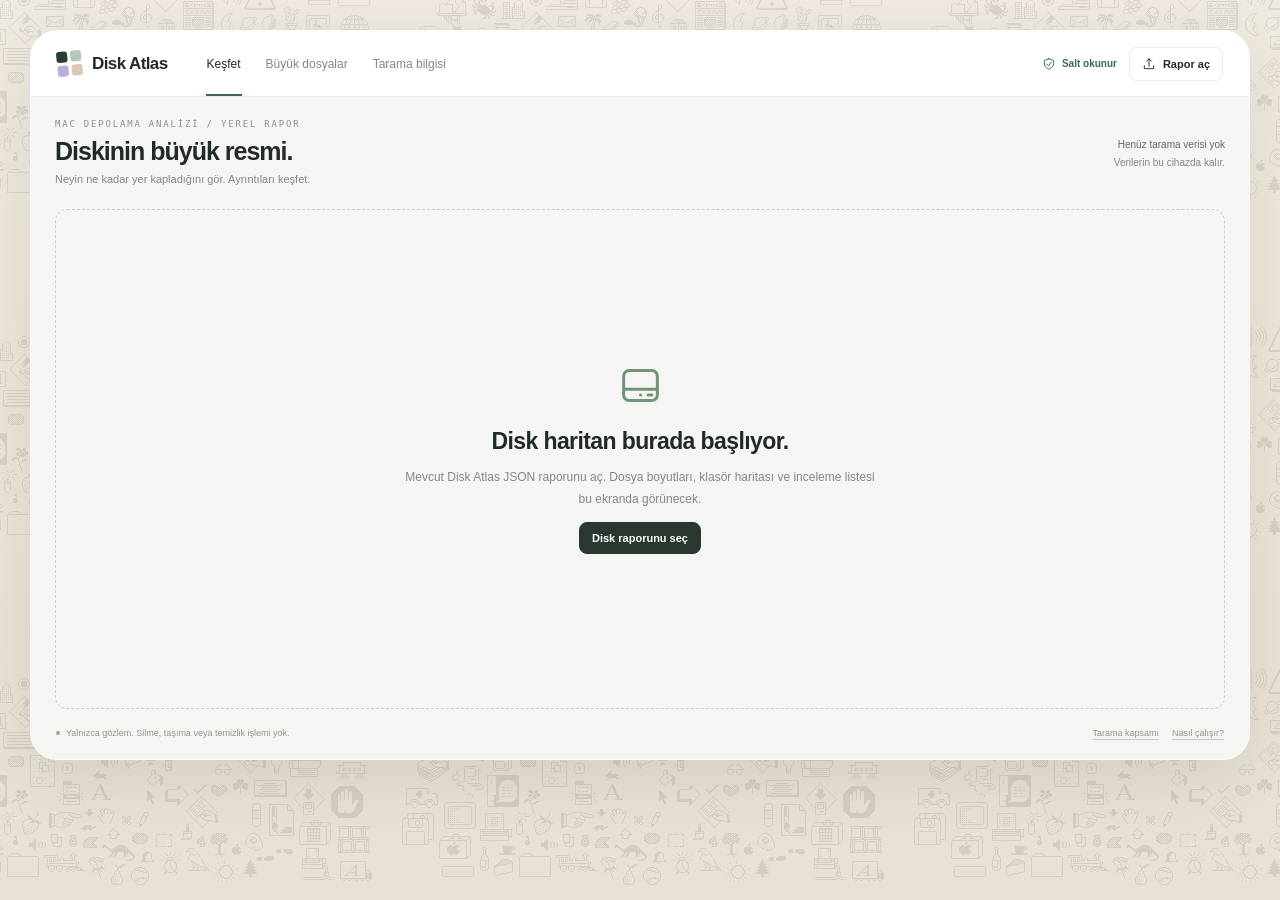
<file: Resources/web/index.html>
<!doctype html>
<html lang="tr">
<head>
<meta charset="utf-8">
<meta name="viewport" content="width=device-width,initial-scale=1">
<meta http-equiv="Content-Security-Policy" content="default-src 'none'; script-src 'self'; style-src 'self' 'unsafe-inline'; img-src 'self' data:; connect-src 'none'; font-src 'none'; object-src 'none'; base-uri 'none'; form-action 'none'">
<meta name="description" content="Mac depolamanı keşfet. Gerçek disk verileriyle çalışan, yerel bir disk atlası.">
<title>Disk Atlas — Mac depolama analizi</title>
<link rel="stylesheet" href="app.css">
</head>
<body>
<svg aria-hidden="true" style="position:absolute;width:0;height:0;overflow:hidden"><defs>
<symbol id="i-shield" viewBox="0 0 24 24"><path d="M12 3 4 6v6c0 5 8 9 8 9s8-4 8-9V6l-8-3Z"/><path d="m8 12 3 3 5-6"/></symbol>
<symbol id="i-import" viewBox="0 0 24 24"><path d="M12 16V3m-4 4 4-4 4 4M4 15v5h16v-5"/></symbol>
<symbol id="i-search" viewBox="0 0 24 24"><circle cx="10.5" cy="10.5" r="6.5"/><path d="m16 16 5 5"/></symbol>
<symbol id="i-right" viewBox="0 0 24 24"><path d="m9 5 7 7-7 7"/></symbol>
<symbol id="i-up" viewBox="0 0 24 24"><path d="M12 20V4m-6 6 6-6 6 6"/></symbol>
<symbol id="i-home" viewBox="0 0 24 24"><path d="m3 11 9-8 9 8M5 10v11h14V10M9 21v-8h6v8"/></symbol>
<symbol id="i-close" viewBox="0 0 24 24"><path d="m6 6 12 12M6 18 18 6"/></symbol>
<symbol id="i-info" viewBox="0 0 24 24"><circle cx="12" cy="12" r="9"/><path d="M12 11v6m0-10v.1"/></symbol>
<symbol id="i-copy" viewBox="0 0 24 24"><rect x="8" y="8" width="12" height="13" rx="2"/><path d="M16 8V3H3v13h5"/></symbol>
<symbol id="i-disk" viewBox="0 0 24 24"><rect x="3" y="4" width="18" height="16" rx="3"/><path d="M3 14h18m-5 3h2m-6 0h.1"/></symbol>
</defs></svg>
<div class="app">
<header class="app-header">
 <div class="brand"><span class="brand-mark" aria-hidden="true"><i></i><i></i><i></i><i></i></span>Disk Atlas</div>
 <nav class="navigation" aria-label="Ana gezinme"><button class="nav-btn active" data-view="explorer" aria-current="page">Keşfet</button><button class="nav-btn hidden" id="appsNav" data-view="apps">Uygulamalar</button><button class="nav-btn hidden" id="unrecognizedNav" data-view="unrecognized">Tanınmayan</button><button class="nav-btn" data-view="files">Büyük dosyalar</button><button class="nav-btn hidden" id="historyNav" data-view="history">Geçmiş</button><button class="nav-btn" data-view="health">Tarama bilgisi</button></nav>
 <div class="header-end"><span class="read-only"><svg><use href="#i-shield"/></svg><span id="modeBadgeText">Salt okunur</span></span><button class="button dark hidden" id="scanBtn">Tara</button><button class="button" id="importBtn"><svg><use href="#i-import"/></svg>Rapor aç</button></div>
</header>
<main class="main">
 <div class="intro"><div><div class="eyebrow">MAC DEPOLAMA ANALİZİ / YEREL RAPOR</div><h1>Diskinin büyük resmi.</h1><p>Neyin ne kadar yer kapladığını gör. Ayrıntıları keşfet.</p></div><div class="stamp"><strong id="scanDate">Henüz tarama verisi yok</strong><span id="scanMeta">Verilerin bu cihazda kalır.</span></div></div>
 <div id="message" class="notice hidden" role="alert"></div>
 <div id="permissionBanner" class="notice hidden" role="status"><strong id="bannerTitle">Tam Disk Erişimi yok.</strong> <span id="bannerText"></span> <button class="button" id="openSettingsBanner">Ayarları aç</button></div>
 <section id="welcome" class="welcome hidden"><svg aria-hidden="true"><use href="#i-disk"/></svg>
 <div id="welcomeFile"><h2>Disk haritan burada başlıyor.</h2><p>Mevcut Disk Atlas JSON raporunu aç. Dosya boyutları, klasör haritası ve inceleme listesi bu ekranda görünecek.</p><button class="button dark" id="welcomeImport">Disk raporunu seç</button></div>
 <div id="welcomeNative" class="hidden"><h2>Disk haritan burada başlıyor.</h2><p>Mac’indeki dosyaların ne kadar yer kapladığını gör. Tarama yalnızca ad, yol ve boyut bilgisini okur; dosyaların içine bakmaz.</p>
  <div id="permissionCard" class="notice"><strong id="permissionTitle"></strong><p id="permissionText"></p><button class="button hidden" id="openSettingsBtn">Ayarları aç</button></div>
  <button class="button dark" id="startScanBtn">Taramayı başlat</button></div>
</section>
<section id="scanning" class="welcome hidden" role="status" aria-live="polite"><svg aria-hidden="true"><use href="#i-disk"/></svg><h2>Disk taranıyor…</h2><p id="scanProgressText">Tarama başlıyor…</p><button class="button" id="cancelScanBtn">İptal</button></section>
 <div id="dashboard" class="hidden">
 <section class="stats" aria-label="Depolama özeti">
  <div class="stat featured"><div class="stat-label"><i class="status-dot"></i>Kullanılabilir alan</div><div class="stat-value" id="freeValue">—</div><div class="stat-desc"><span id="capacityText">—</span><span class="capacity-track" aria-hidden="true"><i id="capacityFill"></i></span></div></div>
  <div class="stat"><div class="stat-label">Ölçülen dosya alanı</div><div class="stat-value" id="scannedValue">—</div><div class="stat-desc" id="filesText">—</div><div class="stat-desc" id="unmeasuredText"></div></div>
  <div class="stat"><div class="stat-label"><i class="status-dot amber"></i>Önbellek & derleme</div><div class="stat-value" id="cacheValue">—</div><div class="stat-desc">Yol kurallarına göre · kesin kazanım değil</div></div>
  <div class="stat"><div class="stat-label">Kullanıcı klasörü</div><div class="stat-value" id="homeValue">—</div><div class="stat-desc" id="homeText">—</div></div>
 </section>
 <section id="view-explorer" class="view">
  <div class="workspace">
   <section class="panel explorer" aria-labelledby="explorerTitle">
    <div class="panel-top"><div><h2 class="panel-title" id="explorerTitle">Alan gezgini</h2><p class="panel-subtitle">Blokların boyutu kullanılan alanla orantılı. Keşfetmek için tıkla.</p></div><div class="segmented" aria-label="Harita görünümü"><button id="foldersBtn" class="active" aria-pressed="true">Klasörler</button><button id="categoriesBtn" aria-pressed="false">Türler</button></div></div>
    <div class="pathbar"><button id="upBtn" class="icon-button" aria-label="Üst klasöre git" title="Üst klasör"><svg><use href="#i-up"/></svg></button><button id="homeBtn" class="icon-button" aria-label="Kullanıcı klasörüne git" title="Kullanıcı klasörü"><svg><use href="#i-home"/></svg></button><nav id="breadcrumbs" class="breadcrumbs" aria-label="Klasör yolu"></nav><span id="pathTotal" class="path-total"></span></div>
    <div class="map-shell"><div id="treemap" class="treemap" aria-label="Etkileşimli disk alanı haritası"></div></div>
    <div id="legend" class="map-legend"></div>
    <div class="map-note"><svg aria-hidden="true"><use href="#i-info"/></svg><span id="mapNote">Ayrılan disk alanı gösterilir. Boyut, bir dosyanın gereksiz olduğunu göstermez.</span></div>
   </section>
   <aside class="panel inspector" aria-labelledby="findingsTitle">
    <div class="panel-top"><div><h2 class="panel-title" id="findingsTitle">Yakından bakılacaklar</h2><p class="panel-subtitle">Büyük alanları tanı. Kendi inceleme listeni oluştur.</p></div><span id="findingsCount" class="count-pill">0 öğe</span></div>
    <div class="searchbar"><svg aria-hidden="true"><use href="#i-search"/></svg><input id="findingsSearch" type="search" placeholder="Klasör veya uygulama ara…" aria-label="İnceleme listesinde ara"></div>
    <div id="findingsList" class="finding-list"></div>
    <div class="selection"><div class="selection-summary"><strong id="selectionSize">0 B</strong><span id="selectionCount">0 öğe seçildi</span></div><div class="selection-actions"><button id="clearSelection" class="text-button" disabled>Seçimi temizle</button><button id="copySelection" class="button dark" disabled><svg><use href="#i-copy"/></svg>Listeyi kopyala</button></div><p class="footnote" id="selectionNote">Seçimler yalnızca bir inceleme listesi oluşturur. Dosyalarda işlem yapılmaz.</p></div>
   </aside>
  </div>
 </section>
 <section id="view-files" class="view hidden"><div class="panel files-panel"><div class="panel-top"><div><h2 class="panel-title">Büyük dosyalar</h2><p class="panel-subtitle">Ölçümdeki en büyük 150 dosya. Fiziksel ve mantıksal boyutu karşılaştır.</p></div><span id="fileCount" class="count-pill"></span></div><div class="searchbar files-search"><svg aria-hidden="true"><use href="#i-search"/></svg><input id="fileSearch" type="search" placeholder="Dosya adı veya konum ara…" aria-label="Büyük dosyalarda ara"></div><div class="table-scroll"><table class="files-table"><thead><tr><th scope="col">DOSYA / KONUM</th><th scope="col">TÜR</th><th scope="col">MANTIKSAL</th><th scope="col">AYRILAN ALAN</th></tr></thead><tbody id="filesBody"></tbody></table></div></div></section>
 <section id="view-apps" class="view hidden">
  <div class="panel apps-panel"><div class="panel-top"><div><h2 class="panel-title">Uygulamalar</h2><p class="panel-subtitle">Büyük alanlar, ait oldukları araç ve uygulamalarla gruplandı. Bir satırı açıp ne olduğunu, neden bu türde sayıldığını ve silinirse ne olacağını oku.</p></div><span id="appsCount" class="count-pill"></span></div>
   <div class="searchbar"><svg aria-hidden="true"><use href="#i-search"/></svg><input id="appsSearch" type="search" placeholder="Araç, uygulama veya klasör ara…" aria-label="Uygulamalarda ara"></div>
   <div id="appsList" class="apps-list"></div>
   <p class="footnote apps-note">Eşleştirme klasör adına ve yoluna göredir; dosya içerikleri okunmaz. Açıklamalar genel bilgidir ve her Mac’te geçerli olmayabilir. Güvenlik rozetleri yalnızca bilgidir. Uygulamada seçip onayladığın öğeler Çöp Sepeti’ne taşınır; rapor dosyası açıkken hiçbir şey taşınmaz.</p></div>
 </section>
 <section id="view-unrecognized" class="view hidden">
  <div class="panel files-panel"><div class="panel-top"><div><h2 class="panel-title">Tanınmayan büyük klasörler</h2><p class="panel-subtitle">Hiçbir araç kuralına girmeyen, kendi payı büyük klasörler. Kendi payı, alt klasörleri çıkarıldıktan sonra kalan boyuttur.</p></div><span id="unrecognizedCount" class="count-pill"></span></div>
   <div class="searchbar files-search"><svg aria-hidden="true"><use href="#i-search"/></svg><input id="unrecognizedSearch" type="search" placeholder="Klasör ara…" aria-label="Tanınmayan klasörlerde ara"></div>
   <div class="table-scroll"><table class="files-table unrecognized-table"><thead><tr><th scope="col">KLASÖR</th><th scope="col">BOYUT</th><th scope="col">KENDİ PAYI</th><th scope="col">İŞLEM</th></tr></thead><tbody id="unrecognizedBody"></tbody></table></div></div>
 </section>
 <section id="view-history" class="view hidden">
  <div class="panel history-panel"><div class="panel-top"><div><h2 class="panel-title">Tarama geçmişi</h2><p class="panel-subtitle">İki tarama seç ve karşılaştır. Kayıtlar yalnızca bu Mac’te durur.</p></div><button class="button dark" id="compareBtn" disabled>Karşılaştır</button></div><div id="historyList" class="history-list"></div></div>
  <div id="compareResult" class="panel compare-panel hidden">
   <div class="panel-top"><div><h2 class="panel-title">Karşılaştırma</h2><p class="panel-subtitle" id="compareSubtitle"></p></div><span id="compareCount" class="count-pill"></span></div>
   <div id="compareSummary" class="stats compare-stats"></div>
   <div id="compareWarnings" class="compare-warnings"></div>
   <div class="compare-tools"><div id="compareFilter" class="segmented" aria-label="Durum filtresi"><button id="filter-all" class="active" data-filter="all">Hepsi</button><button id="filter-grew" data-filter="grew">Büyüyenler</button><button id="filter-shrank" data-filter="shrank">Küçülenler</button><button id="filter-newgone" data-filter="newgone">Yeni / Kalkan</button><button id="filter-uncertain" data-filter="uncertain">Belirsiz</button></div><button id="directOnlyBtn" class="text-button" aria-pressed="true" title="Bir klasörün değişimi alt klasörlerince açıklanıyorsa o satırı gizler">Yalnızca doğrudan değişenler</button><div class="searchbar"><svg aria-hidden="true"><use href="#i-search"/></svg><input id="compareSearch" type="search" placeholder="Klasör ara…" aria-label="Karşılaştırmada ara"></div></div>
   <div class="table-scroll"><table class="files-table compare-table"><thead><tr><th scope="col">KLASÖR</th><th scope="col">ÖNCE</th><th scope="col">SONRA</th><th scope="col">FARK</th><th scope="col">DURUM</th></tr></thead><tbody id="compareBody"></tbody></table></div>
   <p class="footnote compare-note">Yalnızca yaklaşık 1 MB ve üstü klasörler karşılaştırılır. “Yeni” bir klasörün bu eşiği geçtiğini, “Kalktı” ise silindiğini ya da eşiğin altına indiğini gösterebilir. Üst klasörlerin farkı alt klasörlerini de içerir; bu yüzden varsayılan olarak yalnızca değişimin kendi payı olan satırlar gösterilir. Okunamayan klasörler (alt ve üst klasörleri dahil), yarım taramalar ve farklı kapsamlar “Belirsiz” sayılır; bunlar asla “silindi” diye gösterilmez.</p>
  </div>
 </section>
 <section id="view-health" class="view hidden"><div class="health-layout"><section class="panel health-panel"><h2>Ölçümün sınırlarını bil.</h2><p id="healthSummary"></p><div id="healthMetrics" class="health-metrics"></div><p id="appInfoText" class="footnote"></p></section><section class="panel health-panel"><h2>Görünen alan, bütün disk değildir.</h2><ul class="limits"><li>Dosya içerikleri açılmadı; yalnızca ad, yol ve boyut metaverileri ölçüldü.</li><li>Sembolik bağlantılar ve farklı disk birimleri izlenmedi. Bulut dosyaları indirilmedi.</li><li>Korumalı alanlar ve APFS anlık görüntüleri kapsam dışındadır.</li><li>Sabit bağlantılar bir kez sayıldı. APFS klonlarının ortak blokları tekrar sayılabilir.</li><li>Önbellek ve diğer türler dosya yoluna göre tahmindir. Gereksizlik veya kesin kazanım doğrulanmadı.</li><li>GB = 1.000.000.000 bayt (macOS ile aynı birim). Kullanılabilir alan tarama anının ölçümüdür.</li></ul><div id="errorList" class="error-list"></div></section></div></section>
 </div>
 <div id="cleanupBar" class="cleanup-bar hidden" role="region" aria-label="Çöp Sepeti’ne taşıma"><div class="cleanup-summary"><strong id="cleanupSize">0 B</strong><span id="cleanupCount">0 öğe seçildi</span></div><div class="cleanup-actions"><button id="cleanupClear" class="text-button">Seçimi temizle</button><button id="cleanupBtn" class="button dark" disabled>Çöp Sepeti’ne taşı…</button></div></div>
 <div id="staleBar" class="cleanup-bar stale hidden" role="status"><div class="cleanup-summary"><strong>Bu tarama güncel değil.</strong><span>Öğeler taşındı; sayılar eskidi. Yeni bir tarama yapana kadar taşıma kapalıdır.</span></div><div class="cleanup-actions"><button id="staleRescan" class="button dark">Yeniden tara</button></div></div>
 <footer class="app-footer"><span class="footer-status"><i class="status-dot"></i><span id="footerStatusText">Yalnızca gözlem. Silme, taşıma veya temizlik işlemi yok.</span></span><div class="footer-actions"><button id="coverageBtn">Tarama kapsamı</button><button id="helpBtn">Nasıl çalışır?</button></div></footer>
</main>
</div>
<input id="fileInput" type="file" accept=".json,application/json" hidden>
<div id="dialogBackdrop" class="dialog-backdrop hidden"><section class="dialog" role="dialog" aria-modal="true" aria-labelledby="dialogTitle"><div class="dialog-head"><div><div class="eyebrow" id="dialogEyebrow">ÖĞE AYRINTILARI</div><h2 id="dialogTitle"></h2></div><button id="closeDialog" class="icon-button" aria-label="Ayrıntıları kapat"><svg><use href="#i-close"/></svg></button></div><div id="dialogBody" class="dialog-body"></div></section></div>
<div id="toast" class="toast hidden" role="status" aria-live="polite"></div>
<script src="app.js"></script>
</body>
</html>
</file>
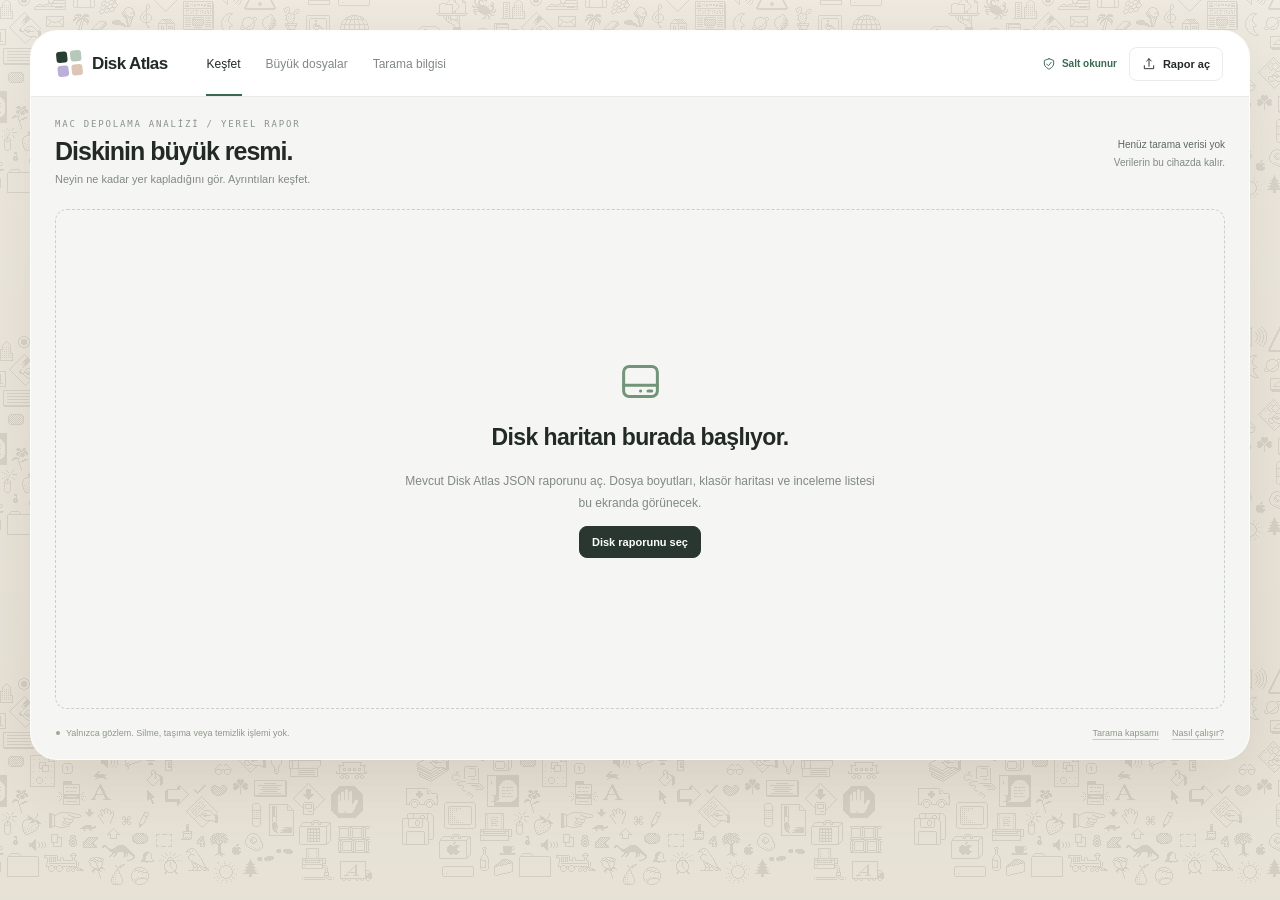
<file: Disk-Atlas.template.html>
<!doctype html>
<html lang="tr">
<head>
<meta charset="utf-8">
<meta name="viewport" content="width=device-width,initial-scale=1">
<meta http-equiv="Content-Security-Policy" content="default-src 'none'; script-src 'unsafe-inline'; style-src 'unsafe-inline'; img-src data:; connect-src 'none'; font-src 'none'; object-src 'none'; base-uri 'none'; form-action 'none'">
<meta name="description" content="Mac depolamanı keşfet. Gerçek disk verileriyle çalışan, yerel ve salt okunur bir disk atlası.">
<title>Disk Atlas — Mac depolama analizi</title>
<style>
:root{--outer:#eae5d9;--macintosh-wallpaper:url("[data-uri]");--bg:#f5f6f4;--paper:#fff;--ink:#222a26;--muted:#818982;--line:#e8ebe7;--green:#3a6951;--mint:#dfede4;--violet:#e4e0f9;--cyan:#dceef0;--pink:#f4dfeb;--peach:#fae9db;--gray:#e9eced;--shadow:0 3px 18px #18271b04;--mono:ui-monospace,SFMono-Regular,Menlo,Consolas,monospace}
*{box-sizing:border-box}body{margin:0;min-height:100vh;padding:30px;background-color:var(--outer);background-image:linear-gradient(#eee9dfeb,#e5dfd2eb),var(--macintosh-wallpaper);background-size:auto,512px 342px;background-position:center;background-attachment:fixed;font:13px -apple-system,BlinkMacSystemFont,"Segoe UI",sans-serif;color:var(--ink);-webkit-font-smoothing:antialiased}button,input,select{font:inherit;color:inherit}button{cursor:pointer}button:disabled{opacity:.38;cursor:default}button:focus-visible,input:focus-visible,select:focus-visible{outline:3px solid #6c8d76;outline-offset:3px}button{border:0;background:none}svg{width:18px;height:18px;flex-shrink:0;fill:none;stroke:currentColor;stroke-width:1.6;stroke-linecap:round;stroke-linejoin:round}.app{max-width:1580px;margin:auto;border-radius:27px;background:var(--bg);overflow:hidden;border:1px solid #ffffffb3;box-shadow:0 20px 70px #62594226}.app-header{height:66px;background:#fff;border-bottom:1px solid var(--line);padding:0 26px;display:flex;align-items:center;gap:38px}.brand{display:flex;align-items:center;gap:10px;font-weight:720;font-size:17px;letter-spacing:-.6px;white-space:nowrap}.brand-mark{display:grid;grid-template-columns:11px 11px;gap:3px;transform:rotate(-6deg)}.brand-mark i{display:block;width:11px;height:11px;border-radius:3px;background:#293e32}.brand-mark i:nth-child(2){background:#b6c8ba}.brand-mark i:nth-child(3){background:#b9afd8}.brand-mark i:nth-child(4){background:#ddc6b6}.navigation{height:100%;display:flex;gap:23px;align-items:stretch}.nav-btn{position:relative;padding:0 1px;font-size:12px;color:var(--muted);font-weight:530;white-space:nowrap}.nav-btn.active{color:var(--ink)}.nav-btn.active:after{content:"";position:absolute;bottom:0;height:2px;left:0;right:0;background:var(--green)}.header-end{margin-left:auto;display:flex;gap:12px;align-items:center}.read-only{font-size:10px;color:var(--green);display:flex;align-items:center;gap:6px;font-weight:550;white-space:nowrap}.read-only svg{width:14px;height:14px}.button{display:inline-flex;align-items:center;justify-content:center;gap:7px;padding:9px 12px;border:1px solid var(--line);border-radius:8px;background:#fff;font-size:11px;font-weight:550;white-space:nowrap}.button:hover{background:#f1f4ef;border-color:#d6ded5}.button svg{width:14px;height:14px}.button.dark{color:#fff;background:#29372e;border-color:#29372e}.button.dark:hover{background:#415448}.icon-button{display:inline-flex;align-items:center;justify-content:center;width:30px;height:30px;border:1px solid var(--line);border-radius:7px;background:#fff}.icon-button:hover{background:#eff2ec}.icon-button svg{width:14px;height:14px}.main{padding:22px 24px 0}.intro{display:flex;align-items:center;justify-content:space-between;gap:16px;margin-bottom:20px}.eyebrow{font:9px var(--mono);letter-spacing:1.8px;color:#8a938b;margin-bottom:8px}.intro h1{font-size:25px;letter-spacing:-1px;margin:0 0 5px;font-weight:640}.intro p{font-size:11px;color:var(--muted);margin:0;line-height:1.6}.stamp{text-align:right;font-size:10px;line-height:1.8;color:var(--muted)}.stamp strong{display:block;font-weight:500;color:#5d685f}.stats{display:grid;grid-template-columns:repeat(4,minmax(0,1fr));border:1px solid var(--line);border-radius:12px;background:#fff;box-shadow:var(--shadow);margin-bottom:19px;overflow:hidden}.stat{padding:17px 19px 15px;position:relative;min-width:0}.stat+.stat{border-left:1px solid var(--line)}.stat.featured{background:#f2f7f0}.stat-label{font-size:10px;font-weight:550;color:#727e73;display:flex;align-items:center;gap:5px}.status-dot{width:5px;height:5px;border-radius:50%;display:inline-block;background:#5b8c69}.status-dot.amber{background:#bc9c59}.stat-value{font:600 27px var(--mono);letter-spacing:-1.4px;margin-top:12px;display:flex;align-items:baseline;gap:6px;white-space:nowrap}.stat-value .unit{font-size:14px;letter-spacing:-.5px;font-weight:500}.stat-desc{font-size:9px;color:#91978f;line-height:1.5;margin-top:7px}.capacity-track{height:3px;background:#dde5da;border-radius:2px;overflow:hidden;width:65px;display:inline-block;vertical-align:middle;margin-left:6px}.capacity-track i{display:block;height:100%;background:#76977a;width:0}.workspace{display:grid;grid-template-columns:minmax(0,1.62fr) minmax(325px,1fr);gap:16px;height:clamp(550px,67vh,735px)}.panel{background:#fff;border:1px solid var(--line);border-radius:13px;box-shadow:var(--shadow);min-width:0;overflow:hidden}.explorer{display:flex;flex-direction:column}.panel-top{padding:17px 17px 12px;display:flex;align-items:center;justify-content:space-between;gap:12px}.panel-title{font-size:13px;letter-spacing:-.25px;font-weight:650;margin:0 0 5px}.panel-subtitle{font-size:10px;line-height:1.5;color:var(--muted);margin:0}.segmented{display:inline-flex;gap:2px;padding:3px;background:#f3f4f1;border:1px solid #eceee8;border-radius:7px;flex-shrink:0}.segmented button{font-size:10px;padding:6px 9px;border-radius:4px;color:#8a9187;white-space:nowrap}.segmented button.active{background:#fff;box-shadow:0 1px 4px #17281912;color:#39453b;font-weight:600}.pathbar{display:flex;align-items:center;gap:7px;border-top:1px solid #f1f3ef;padding:10px 14px;min-height:42px}.pathbar .icon-button{width:25px;height:25px;border:0;background:#f3f5f0}.breadcrumbs{display:flex;align-items:center;gap:4px;overflow:auto;scrollbar-width:none;min-width:0;flex:1}.breadcrumbs button{font-size:10px;white-space:nowrap;padding:5px 4px;color:#7a867b}.breadcrumbs button:last-of-type{font-weight:650;color:#3d4c40}.breadcrumbs span{color:#c1c8bd;font-size:10px}.path-total{font:11px var(--mono);color:#687367;white-space:nowrap;padding-left:8px}.map-shell{position:relative;flex:1;min-height:320px;margin:0 10px;isolation:isolate}.treemap{position:absolute;inset:0;overflow:hidden;border-radius:7px;background:#f4f5f2}.map-group{position:absolute;overflow:hidden;background:#f5f5f3;border-radius:6px;border:2px solid #fff}.group-label{height:25px;padding:0 7px;display:flex;align-items:center;gap:6px;justify-content:space-between;position:absolute;left:0;right:0;top:0;max-width:100%;font-size:10px;text-align:left;background:#ffffff45}.group-label:hover{background:#ffffff99}.group-label .name{font-weight:600;overflow:hidden;text-overflow:ellipsis;white-space:nowrap}.group-label .size{font:9px var(--mono);color:#697068;white-space:nowrap;opacity:.8}.map-leaf{border:2px solid #fff;border-radius:6px;position:absolute;padding:9px;display:flex;flex-direction:column;align-items:flex-start;justify-content:space-between;overflow:hidden;text-align:left;transition:filter .12s,box-shadow .12s;background:var(--tile);color:#39433d}.map-leaf:hover{filter:brightness(.97);box-shadow:inset 0 0 0 1px #31423765;z-index:10}.map-leaf .name{font-size:10px;font-weight:550;line-height:1.3;max-width:100%;overflow:hidden;text-overflow:ellipsis;white-space:nowrap}.map-leaf .size{font:600 17px var(--mono);letter-spacing:-.7px;white-space:nowrap}.map-leaf.small{padding:5px}.map-leaf.small .name{font-size:9px}.map-leaf.small .size{font-size:12px}.map-leaf.cache{background:repeating-linear-gradient(130deg,#5e8b7317 0,#5e8b7317 1px,transparent 1px,transparent 5px),var(--tile)}.map-leaf.selected{box-shadow:inset 0 0 0 2px #477456}.map-leaf.aggregate{opacity:.7}.map-legend{display:flex;gap:12px;flex-wrap:wrap;padding:12px 16px;font-size:9px;color:#7c857b}.map-legend span{display:flex;gap:5px;align-items:center}.map-legend i{width:7px;height:7px;border-radius:2px}.map-note{display:flex;gap:6px;padding:11px 16px;border-top:1px solid var(--line);font-size:9px;line-height:1.6;color:#91998f;background:#fcfdfb}.map-note svg{width:12px;height:12px;margin-top:1px}.inspector{display:flex;flex-direction:column;min-height:0}.inspector .panel-top{border-bottom:1px solid var(--line);align-items:flex-start}.count-pill{font:9px var(--mono);color:#7d897a;background:#f3f5f0;border-radius:5px;padding:4px 6px;white-space:nowrap}.searchbar{display:flex;gap:7px;margin:11px 14px 10px;align-items:center;border:1px solid var(--line);border-radius:7px;padding:8px 9px;background:#fcfdfb}.searchbar svg{width:13px;height:13px;color:#939d90}.searchbar input{border:0;outline:0;background:transparent;min-width:0;width:100%;font-size:10px}.searchbar input::placeholder{color:#a0a79c}.searchbar:focus-within{border-color:#789279}.finding-list{flex:1;min-height:0;overflow:auto;scrollbar-width:thin;scrollbar-color:#d7dfd3 transparent}.group-heading{display:flex;align-items:center;justify-content:space-between;background:#f9fbf7;padding:9px 15px;border-top:1px solid #f0f3ec;position:sticky;top:0;z-index:2}.group-heading span:first-child{font-size:9px;font-weight:560;color:#6b876d;background:#eaf3e5;padding:3px 6px;border-radius:4px}.group-heading.review{background:#fffdf9}.group-heading.review span:first-child{background:#f8f0de;color:#a28a58}.group-heading .group-size{font:9px var(--mono);color:#8a9485}.finding{display:flex;align-items:center;gap:9px;padding:13px 14px;border-bottom:1px solid #f0f2ed;transition:background .15s}.finding:hover{background:#fafcf7}.finding-check{appearance:none;-webkit-appearance:none;width:13px;height:13px;border:1px solid #d9dfd5;flex-shrink:0;border-radius:3px;margin:0;cursor:pointer;position:relative;background:#fff}.finding-check:checked{background:#2e4434;border-color:#2e4434}.finding-check:checked:after{content:"";display:block;width:5px;height:3px;transform:rotate(-45deg);border-left:1.5px solid #fff;border-bottom:1.5px solid #fff;position:absolute;top:3px;left:3px}.finding-main{min-width:0;flex:1;display:block;text-align:left;padding:0}.finding-name{display:block;font-size:11px;font-weight:560;margin-bottom:5px;overflow:hidden;text-overflow:ellipsis;white-space:nowrap}.finding-path{display:block;font:8px var(--mono);color:#9ba196;white-space:nowrap;overflow:hidden;text-overflow:ellipsis}.finding-amount{font:550 10px var(--mono);white-space:nowrap;margin-left:auto}.finding-open{padding:4px 0 4px 3px;color:#9ba794;display:flex;align-items:center}.finding-open svg{width:12px;height:12px}.selection{border-top:1px solid var(--line);padding:13px 15px;background:#fcfdfb}.selection-summary{display:flex;gap:7px;align-items:baseline;margin-bottom:11px}.selection-summary strong{font:600 15px var(--mono);letter-spacing:-.6px}.selection-summary span{font-size:9px;color:#939b8e}.selection-actions{display:flex;gap:6px;justify-content:space-between;align-items:center}.text-button{font-size:10px;color:#7d8978;padding:7px 0}.text-button:hover{color:#365a3d}.selection-actions .button{font-size:10px;padding:7px 10px}.footnote{font-size:8px;color:#9da496;margin:10px 0 0;line-height:1.5}.app-footer{padding:17px 1px 19px;display:flex;gap:12px;align-items:center;justify-content:space-between;color:#8d9788;font-size:9px;line-height:1.6}.footer-status{display:flex;align-items:center;gap:6px}.footer-status .status-dot{background:#9aaa90;width:4px;height:4px}.footer-actions{display:flex;gap:13px}.footer-actions button{font-size:9px;color:#8c9786;padding:0;text-decoration:underline;text-decoration-color:#c6cfbe;text-underline-offset:3px}.empty{padding:46px 20px;text-align:center;color:#8b9485;line-height:1.8;font-size:12px}.empty strong{display:block;color:#43533f;font-size:15px;margin-bottom:5px}.notice{background:#fff7e9;border:1px solid #eddfbf;border-radius:8px;color:#8f7b52;padding:10px 13px;font-size:10px;line-height:1.6;margin-bottom:16px}.welcome{min-height:500px;display:flex;align-items:center;justify-content:center;flex-direction:column;padding:40px;text-align:center;border:1px dashed #c8d2c3;border-radius:12px}.welcome h2{font-size:23px;letter-spacing:-.6px;margin:20px 0 8px}.welcome p{color:var(--muted);font-size:12px;line-height:1.8;max-width:470px}.welcome svg{width:45px;height:45px;color:#729478}.files-panel .panel-top{padding:19px 21px}.files-search{margin:0 20px 16px;max-width:460px}.table-scroll{overflow:auto;max-height:65vh}.files-table{border-collapse:collapse;width:100%;text-align:left;table-layout:fixed}.files-table th{font-size:9px;color:#87927d;font-weight:500;letter-spacing:.6px;background:#f8faf5;position:sticky;top:0;z-index:1;padding:11px 20px;border-block:1px solid var(--line)}.files-table th:first-child{width:54%}.files-table td{padding:14px 20px;border-bottom:1px solid #eff2ea;font-size:11px}.files-table th:last-child,.files-table td:last-child{text-align:right;width:16%}.files-table th:nth-child(2){width:16%}.files-table th:nth-child(3){width:14%;text-align:right}.files-table td:nth-child(3){text-align:right;color:#8f9886;font:10px var(--mono)}.files-table td:last-child{font:550 11px var(--mono)}.file-button{display:block;text-align:left;max-width:100%;padding:0}.file-button strong{display:block;font-size:11px;font-weight:560;overflow-wrap:anywhere;margin-bottom:5px}.file-button span{font:8px var(--mono);color:#98a18f;overflow-wrap:anywhere}.file-badge{display:inline-flex;align-items:center;gap:5px;font-size:9px;color:#7e8a73}.file-badge i{width:6px;height:6px;border-radius:2px}.health-layout{display:grid;grid-template-columns:1.2fr 1fr;gap:17px}.health-panel{padding:22px}.health-panel h2{font-size:15px;letter-spacing:-.4px;margin:0 0 9px}.health-panel>p{font-size:11px;line-height:1.8;color:#8b9583}.health-metrics{display:grid;grid-template-columns:1fr 1fr;gap:10px;margin-top:22px}.health-metric{border:1px solid var(--line);border-radius:8px;background:#fafcf7;padding:15px}.health-metric strong{display:block;font:550 20px var(--mono);letter-spacing:-1px;margin-bottom:6px}.health-metric span{font-size:9px;color:#8c9781}.limits{padding-left:16px;color:#849078;font-size:11px;line-height:1.9}.error-list{margin-top:18px;border-top:1px solid var(--line);max-height:310px;overflow:auto;padding-top:10px}.error-item{padding:9px 0;border-bottom:1px solid #f2f4ee;font:9px var(--mono);line-height:1.7;color:#89967c;overflow-wrap:anywhere}.error-item small{display:block;color:#a1aa97;font:9px -apple-system,BlinkMacSystemFont,sans-serif}.dialog-backdrop{position:fixed;inset:0;z-index:50;background:#10201666;display:flex;align-items:center;justify-content:center;padding:22px;backdrop-filter:blur(5px)}.dialog{width:min(560px,100%);background:#fff;border-radius:17px;box-shadow:0 25px 100px #0003;max-height:86vh;overflow:auto}.dialog-head{display:flex;align-items:flex-start;justify-content:space-between;gap:15px;padding:24px 24px 0}.dialog-head .eyebrow{margin-bottom:9px}.dialog h2{font-size:22px;letter-spacing:-.7px;margin:0;overflow-wrap:anywhere}.dialog-body{padding:18px 24px 24px}.detail-path{font:10px var(--mono);line-height:1.8;overflow-wrap:anywhere;background:#f5f7f1;border:1px solid #e8eee1;border-radius:8px;padding:12px;color:#738169}.detail-size{font:600 33px var(--mono);letter-spacing:-1.7px;margin:21px 0 5px}.detail-caption{font-size:10px;color:#94a087;margin-bottom:20px}.detail-note{font-size:12px;line-height:1.9;color:#77876b}.detail-bar{height:5px;border-radius:4px;background:#edf1e7;overflow:hidden;margin:16px 0 7px}.detail-bar i{display:block;height:100%;background:#92aa88}.detail-percent{font-size:9px;color:#99a68e}.detail-actions{display:flex;flex-wrap:wrap;gap:8px;margin-top:22px}.detail-children{margin-top:21px;border-top:1px solid var(--line);padding-top:12px}.detail-child{display:flex;align-items:center;gap:10px;padding:10px 0;border-bottom:1px solid #f1f4ec;font-size:10px;text-align:left;width:100%}.detail-child span{min-width:0;overflow:hidden;text-overflow:ellipsis;white-space:nowrap}.detail-child strong{font:10px var(--mono);margin-left:auto;white-space:nowrap}.help-content{font-size:12px;line-height:1.9;color:#7d8d70}.help-content h3{font-size:13px;color:#3d5131;margin:22px 0 7px}.help-content code{font:10px var(--mono);background:#eef3e8;padding:4px 6px;border-radius:5px;overflow-wrap:anywhere}.toast{position:fixed;left:50%;bottom:28px;transform:translateX(-50%);z-index:80;background:#2c4032;color:#fff;padding:12px 19px;border-radius:9px;box-shadow:0 8px 25px #0002;font-size:11px;max-width:90vw;text-align:center}.hidden{display:none!important}@media(min-width:1500px){.workspace{grid-template-columns:minmax(0,1.8fr) minmax(360px,1fr)}}@media(max-width:1100px){body{padding:20px}.app{border-radius:21px}.app-header{padding:0 21px;gap:23px}.navigation{gap:16px}.main{padding:18px 17px 0}.workspace{grid-template-columns:minmax(0,1.5fr) minmax(290px,1fr);gap:12px}.stat{padding:15px 13px}.stat-value{font-size:24px}.map-legend{gap:8px;padding-inline:12px}.read-only{font-size:9px}.panel-top{padding-inline:13px}}@media(max-width:850px){.workspace{grid-template-columns:1fr;height:auto}.explorer{height:620px}.inspector{max-height:540px}.finding-list{min-height:230px}.stats{grid-template-columns:1fr 1fr}.stat:nth-child(3){border-left:0}.stat:nth-child(n+3){border-top:1px solid var(--line)}.header-end .read-only{display:none}.health-layout{grid-template-columns:1fr}.intro{align-items:flex-start}.map-legend{gap:13px}.stamp{font-size:9px}.stat-value{font-size:27px}.files-table th,.files-table td{padding-inline:13px}}@media(max-width:560px){body{padding:10px}.app{border:0;border-radius:16px;box-shadow:0 10px 30px #6259421a}.app-header{height:auto;min-height:64px;flex-wrap:wrap;gap:0;padding:15px 17px 0}.brand{font-size:16px}.header-end{margin-bottom:14px}.header-end .button{padding:7px 9px;font-size:10px}.navigation{order:3;width:100%;height:41px;gap:25px}.main{padding:21px 12px 0}.intro{display:block;margin-bottom:17px}.intro h1{font-size:25px}.stamp{text-align:left;margin-top:10px}.stamp strong{display:inline;margin-right:8px}.intro .eyebrow{font-size:8px}.stat{padding:15px 13px}.stat-value{font-size:25px}.stat-desc{font-size:8px}.stat-label{font-size:9px}.workspace{gap:14px}.explorer{height:560px}.map-legend{font-size:8px;gap:8px}.map-note{font-size:8px;padding:9px 12px}.panel-top{padding:15px 12px 11px}.panel-subtitle{font-size:9px}.segmented button{padding:5px 7px;font-size:9px}.pathbar{padding:9px 10px;gap:3px}.app-footer{flex-direction:column;align-items:flex-start;padding:18px 3px 24px;gap:9px}.files-table th:first-child{width:60%}.files-table th:nth-child(2),.files-table td:nth-child(2){display:none}.files-table th:nth-child(3){width:20%}.files-table th:last-child{width:20%}.files-table th,.files-table td{padding:12px 10px}.files-table td:last-child{font-size:9px}.files-table td:nth-child(3){font-size:8px}.health-panel{padding:18px}.health-metric strong{font-size:18px}.dialog-head{padding:20px 19px 0}.dialog-body{padding:16px 19px 21px}.dialog-backdrop{padding:12px}}@media(prefers-reduced-motion:reduce){*{transition:none!important;scroll-behavior:auto!important}}
</style>
</head>
<body>
<svg aria-hidden="true" style="position:absolute;width:0;height:0;overflow:hidden"><defs>
<symbol id="i-shield" viewBox="0 0 24 24"><path d="M12 3 4 6v6c0 5 8 9 8 9s8-4 8-9V6l-8-3Z"/><path d="m8 12 3 3 5-6"/></symbol>
<symbol id="i-import" viewBox="0 0 24 24"><path d="M12 16V3m-4 4 4-4 4 4M4 15v5h16v-5"/></symbol>
<symbol id="i-search" viewBox="0 0 24 24"><circle cx="10.5" cy="10.5" r="6.5"/><path d="m16 16 5 5"/></symbol>
<symbol id="i-right" viewBox="0 0 24 24"><path d="m9 5 7 7-7 7"/></symbol>
<symbol id="i-up" viewBox="0 0 24 24"><path d="M12 20V4m-6 6 6-6 6 6"/></symbol>
<symbol id="i-home" viewBox="0 0 24 24"><path d="m3 11 9-8 9 8M5 10v11h14V10M9 21v-8h6v8"/></symbol>
<symbol id="i-close" viewBox="0 0 24 24"><path d="m6 6 12 12M6 18 18 6"/></symbol>
<symbol id="i-info" viewBox="0 0 24 24"><circle cx="12" cy="12" r="9"/><path d="M12 11v6m0-10v.1"/></symbol>
<symbol id="i-copy" viewBox="0 0 24 24"><rect x="8" y="8" width="12" height="13" rx="2"/><path d="M16 8V3H3v13h5"/></symbol>
<symbol id="i-disk" viewBox="0 0 24 24"><rect x="3" y="4" width="18" height="16" rx="3"/><path d="M3 14h18m-5 3h2m-6 0h.1"/></symbol>
</defs></svg>
<div class="app">
<header class="app-header">
 <div class="brand"><span class="brand-mark" aria-hidden="true"><i></i><i></i><i></i><i></i></span>Disk Atlas</div>
 <nav class="navigation" aria-label="Ana gezinme"><button class="nav-btn active" data-view="explorer" aria-current="page">Keşfet</button><button class="nav-btn" data-view="files">Büyük dosyalar</button><button class="nav-btn" data-view="health">Tarama bilgisi</button></nav>
 <div class="header-end"><span class="read-only"><svg><use href="#i-shield"/></svg>Salt okunur</span><button class="button" id="importBtn"><svg><use href="#i-import"/></svg>Rapor aç</button></div>
</header>
<main class="main">
 <div class="intro"><div><div class="eyebrow">MAC DEPOLAMA ANALİZİ / YEREL RAPOR</div><h1>Diskinin büyük resmi.</h1><p>Neyin ne kadar yer kapladığını gör. Ayrıntıları keşfet.</p></div><div class="stamp"><strong id="scanDate">Henüz tarama verisi yok</strong><span id="scanMeta">Verilerin bu cihazda kalır.</span></div></div>
 <div id="message" class="notice hidden" role="alert"></div>
 <section id="welcome" class="welcome hidden"><svg aria-hidden="true"><use href="#i-disk"/></svg><h2>Disk haritan burada başlıyor.</h2><p>Mevcut Disk Atlas JSON raporunu aç. Dosya boyutları, klasör haritası ve inceleme listesi bu ekranda görünecek.</p><button class="button dark" id="welcomeImport">Disk raporunu seç</button></section>
 <div id="dashboard" class="hidden">
 <section class="stats" aria-label="Depolama özeti">
  <div class="stat featured"><div class="stat-label"><i class="status-dot"></i>Kullanılabilir alan</div><div class="stat-value" id="freeValue">—</div><div class="stat-desc"><span id="capacityText">—</span><span class="capacity-track" aria-hidden="true"><i id="capacityFill"></i></span></div></div>
  <div class="stat"><div class="stat-label">Ölçülen dosya alanı</div><div class="stat-value" id="scannedValue">—</div><div class="stat-desc" id="filesText">—</div></div>
  <div class="stat"><div class="stat-label"><i class="status-dot amber"></i>Önbellek & derleme</div><div class="stat-value" id="cacheValue">—</div><div class="stat-desc">Yol kurallarına göre · kesin kazanım değil</div></div>
  <div class="stat"><div class="stat-label">Kullanıcı klasörü</div><div class="stat-value" id="homeValue">—</div><div class="stat-desc" id="homeText">—</div></div>
 </section>
 <section id="view-explorer" class="view">
  <div class="workspace">
   <section class="panel explorer" aria-labelledby="explorerTitle">
    <div class="panel-top"><div><h2 class="panel-title" id="explorerTitle">Alan gezgini</h2><p class="panel-subtitle">Blokların boyutu kullanılan alanla orantılı. Keşfetmek için tıkla.</p></div><div class="segmented" aria-label="Harita görünümü"><button id="foldersBtn" class="active" aria-pressed="true">Klasörler</button><button id="categoriesBtn" aria-pressed="false">Türler</button></div></div>
    <div class="pathbar"><button id="upBtn" class="icon-button" aria-label="Üst klasöre git" title="Üst klasör"><svg><use href="#i-up"/></svg></button><button id="homeBtn" class="icon-button" aria-label="Kullanıcı klasörüne git" title="Kullanıcı klasörü"><svg><use href="#i-home"/></svg></button><nav id="breadcrumbs" class="breadcrumbs" aria-label="Klasör yolu"></nav><span id="pathTotal" class="path-total"></span></div>
    <div class="map-shell"><div id="treemap" class="treemap" aria-label="Etkileşimli disk alanı haritası"></div></div>
    <div id="legend" class="map-legend"></div>
    <div class="map-note"><svg aria-hidden="true"><use href="#i-info"/></svg><span id="mapNote">Ayrılan disk alanı gösterilir. Boyut, bir dosyanın gereksiz olduğunu göstermez.</span></div>
   </section>
   <aside class="panel inspector" aria-labelledby="findingsTitle">
    <div class="panel-top"><div><h2 class="panel-title" id="findingsTitle">Yakından bakılacaklar</h2><p class="panel-subtitle">Büyük alanları tanı. Kendi inceleme listeni oluştur.</p></div><span id="findingsCount" class="count-pill">0 öğe</span></div>
    <div class="searchbar"><svg aria-hidden="true"><use href="#i-search"/></svg><input id="findingsSearch" type="search" placeholder="Klasör veya uygulama ara…" aria-label="İnceleme listesinde ara"></div>
    <div id="findingsList" class="finding-list"></div>
    <div class="selection"><div class="selection-summary"><strong id="selectionSize">0 B</strong><span id="selectionCount">0 öğe seçildi</span></div><div class="selection-actions"><button id="clearSelection" class="text-button" disabled>Seçimi temizle</button><button id="copySelection" class="button dark" disabled><svg><use href="#i-copy"/></svg>Listeyi kopyala</button></div><p class="footnote">Seçimler yalnızca bir inceleme listesi oluşturur. Dosyalarda işlem yapılmaz.</p></div>
   </aside>
  </div>
 </section>
 <section id="view-files" class="view hidden"><div class="panel files-panel"><div class="panel-top"><div><h2 class="panel-title">Büyük dosyalar</h2><p class="panel-subtitle">Ölçümdeki en büyük 150 dosya. Fiziksel ve mantıksal boyutu karşılaştır.</p></div><span id="fileCount" class="count-pill"></span></div><div class="searchbar files-search"><svg aria-hidden="true"><use href="#i-search"/></svg><input id="fileSearch" type="search" placeholder="Dosya adı veya konum ara…" aria-label="Büyük dosyalarda ara"></div><div class="table-scroll"><table class="files-table"><thead><tr><th scope="col">DOSYA / KONUM</th><th scope="col">TÜR</th><th scope="col">MANTIKSAL</th><th scope="col">AYRILAN ALAN</th></tr></thead><tbody id="filesBody"></tbody></table></div></div></section>
 <section id="view-health" class="view hidden"><div class="health-layout"><section class="panel health-panel"><h2>Ölçümün sınırlarını bil.</h2><p id="healthSummary"></p><div id="healthMetrics" class="health-metrics"></div></section><section class="panel health-panel"><h2>Görünen alan, bütün disk değildir.</h2><ul class="limits"><li>Dosya içerikleri açılmadı; yalnızca ad, yol ve boyut metaverileri ölçüldü.</li><li>Sembolik bağlantılar ve farklı disk birimleri izlenmedi. Bulut dosyaları indirilmedi.</li><li>Korumalı alanlar ve APFS anlık görüntüleri kapsam dışındadır.</li><li>Sabit bağlantılar bir kez sayıldı. APFS klonlarının ortak blokları tekrar sayılabilir.</li><li>Önbellek ve diğer türler dosya yoluna göre tahmindir. Gereksizlik veya kesin kazanım doğrulanmadı.</li><li>GiB = 1.073.741.824 bayt. Kullanılabilir alan tarama anının ölçümüdür.</li></ul><div id="errorList" class="error-list"></div></section></div></section>
 </div>
 <footer class="app-footer"><span class="footer-status"><i class="status-dot"></i>Yalnızca gözlem. Silme, taşıma veya temizlik işlemi yok.</span><div class="footer-actions"><button id="coverageBtn">Tarama kapsamı</button><button id="helpBtn">Nasıl çalışır?</button></div></footer>
</main>
</div>
<input id="fileInput" type="file" accept=".json,application/json" hidden>
<div id="dialogBackdrop" class="dialog-backdrop hidden"><section class="dialog" role="dialog" aria-modal="true" aria-labelledby="dialogTitle"><div class="dialog-head"><div><div class="eyebrow" id="dialogEyebrow">ÖĞE AYRINTILARI</div><h2 id="dialogTitle"></h2></div><button id="closeDialog" class="icon-button" aria-label="Ayrıntıları kapat"><svg><use href="#i-close"/></svg></button></div><div id="dialogBody" class="dialog-body"></div></section></div>
<div id="toast" class="toast hidden" role="status" aria-live="polite"></div>
<script>
'use strict';
const EMBEDDED = /*__REPORT_DATA__*/ null;
const $ = id => document.getElementById(id);
const tones = {personal:{name:'Kişisel dosyalar',color:'#fae9db'},dev:{name:'Geliştirme araçları',color:'#e4e0f9'},android:{name:'SDK & simülatörler',color:'#dceef0'},ai:{name:'AI araçları',color:'#f4dfeb'},cache:{name:'Önbellekler',color:'#dfede4'},system:{name:'Sistem & diğer',color:'#e9eced'}};
const sourceCategories = ['cache','build','dependencies','models','personal','system'];
let data = null, index = new Map(), ancestors = new Map(), home = null, current = null, mode = 'folders', activeView = 'explorer', selected = new Set(), findings = [], previousFocus = null, toastTimer = null;
const element = (tag,cls,text) => {const node=document.createElement(tag);if(cls)node.className=cls;if(text!==undefined)node.textContent=text;return node;};
function icon(name){const svg=document.createElementNS('http://www.w3.org/2000/svg','svg');const use=document.createElementNS('http://www.w3.org/2000/svg','use');use.setAttribute('href','#i-'+name);svg.append(use);svg.setAttribute('aria-hidden','true');return svg;}
function amount(value){if(!Number.isFinite(value)||value<0)return ['—',''];if(value<1024)return [String(value),'B'];const units=['KiB','MiB','GiB','TiB','PiB'];let i=-1;do{value/=1024;i++;}while(value>=1024&&i<units.length-1);return [new Intl.NumberFormat('tr-TR',{maximumFractionDigits:1,minimumFractionDigits:value<10?1:0}).format(value),units[i]];}
const format = value => amount(value).join(' ');
const total = items => items.reduce((sum,item)=>sum+item.bytes,0);
const shortPath = path => home && (path===home.path||path.startsWith(home.path+'/')) ? '~'+path.slice(home.path.length) : path;
const isWithin = (child,parent) => child===parent || child.startsWith(parent==='/'?'/':parent+'/');
function toneFor(item){const p=item.path.toLowerCase();if(item.category==='cache'||item.category==='build')return 'cache';if(/android|coresimulator|iossimulator|\/xcode/.test(p))return 'android';if(item.category==='models'||/\/(\.lmstudio|\.ollama|\.gemini)(\/|$)|application support\/claude/.test(p))return 'ai';if(item.category==='dependencies'||/\/documents\/development|\/\.(vscode|cursor|qoder|gradle|nuget|rustup|pub-cache|antigravity)/.test(p))return 'dev';if(item.category==='system'||/^\/(applications|system|library|private|opt|usr)(\/|$)/.test(p))return 'system';return 'personal';}
function validate(report){
 const num=x=>typeof x==='number'&&Number.isFinite(x)&&x>=0;
 if(!report||report.app!=='Disk Atlas'||report.schema!==1||typeof report.demo!=='boolean'||typeof report.incomplete!=='boolean'||typeof report.scope!=='string'||typeof report.created!=='string'||!Number.isFinite(Date.parse(report.created)))throw Error('Geçerli bir Disk Atlas v1 JSON raporu seç.');
 if(!report.disk||!['total','free','used'].every(k=>num(report.disk[k]))||!report.categories||!sourceCategories.every(k=>num(report.categories[k])))throw Error('Disk boyutları geçersiz.');
 if(!report.stats||!['entries','files','folders','errors','symlinks','otherMounts','cloudPlaceholders','hardlinkRepeats'].every(k=>num(report.stats[k])))throw Error('Tarama sayaçları geçersiz.');
 const item=x=>x&&typeof x.name==='string'&&typeof x.path==='string'&&num(x.bytes)&&sourceCategories.includes(x.category);
 if(!Array.isArray(report.largest)||report.largest.length>150||!report.largest.every(x=>item(x)&&num(x.logical))||!Array.isArray(report.candidates)||report.candidates.length>100000||!report.candidates.every(item))throw Error('Dosya veya inceleme listesi geçersiz.');
 if(!Array.isArray(report.errors)||report.errors.length>100||!report.errors.every(x=>x&&typeof x.path==='string'&&typeof x.reason==='string'))throw Error('Tarama hata listesi geçersiz.');
 let count=0;function walk(node,depth){if(depth>10||++count>100000||!item(node))throw Error('Klasör ağacı geçersiz veya çok büyük.');if(node.children!==undefined){if(!Array.isArray(node.children))throw Error('Alt klasör listesi geçersiz.');node.children.forEach(x=>walk(x,depth+1));}}
 walk(report.tree,0);
 if(report.ui){if(typeof report.ui.homePath!=='string'||!Array.isArray(report.ui.findings)||report.ui.findings.length>1000||!report.ui.findings.every(x=>item(x)&&['cache','review'].includes(x.group)&&typeof x.note==='string'))throw Error('Arayüz inceleme verileri geçersiz.');}
 return report;
}
function buildIndex(root){index=new Map();ancestors=new Map();function visit(node,chain){if(node.aggregate)return;index.set(node.path,node);ancestors.set(node.path,chain);(node.children||[]).forEach(child=>visit(child,[...chain,node]));}visit(root,[]);}
function getFindings(report){
 if(report.ui)return report.ui.findings;
 const specs=[['/Library/Caches','Uygulama önbellekleri','cache'],['/.npm/_cacache','npm önbelleği','cache'],['/.gradle/caches','Gradle önbellekleri','cache'],['/Library/Developer/CoreSimulator','iOS simülatör verileri','review'],['/Library/Android/sdk','Android SDK','review'],['/.android/avd','Android sanal cihazları','review'],['/Library/Application Support/Claude','Claude uygulama verileri','review'],['/.vscode/extensions','VS Code eklentileri','review'],['/Library/Application Support/Google','Google uygulama verileri','review'],['/.lmstudio','LM Studio bileşenleri','review'],['/Downloads','İndirilenler','review']];
 const items=specs.flatMap(([suffix,name,group])=>{const node=index.get(home.path+suffix);return node&&node.bytes?[{...node,name,group,note:'Bu konum uygulama verileri veya çalışma bileşenleri içerebilir. Dosya içerikleri okunmadı; gerekli olup olmadığı doğrulanmadı.'}]:[];});
 for(const candidate of report.candidates){if(candidate.bytes<150*1024**2||items.some(x=>isWithin(candidate.path,x.path)))continue;items.push({...candidate,group:['cache','build'].includes(candidate.category)?'cache':'review',note:typeof candidate.note==='string'?candidate.note:'Dosya yoluna göre sınıflandırıldı. Gereksiz olduğu doğrulanmadı.'});}return items;
}
function load(report){
 validate(report);data=report;buildIndex(report.tree);home=index.get(report.ui?.homePath)||[...index.values()].filter(x=>/^\/Users\/[^/]+$/.test(x.path)&&x.path!=='/Users/Shared').sort((a,b)=>b.bytes-a.bytes)[0]||report.tree;
 current=home;mode='folders';selected=new Set();findings=getFindings(report).sort((a,b)=>b.bytes-a.bytes);
 $('findingsSearch').value='';$('fileSearch').value='';$('welcome').classList.add('hidden');$('dashboard').classList.remove('hidden');$('message').classList.add('hidden');
 $('scanDate').textContent=new Date(report.created).toLocaleString('tr-TR',{day:'numeric',month:'long',year:'numeric',hour:'2-digit',minute:'2-digit'});
 $('scanMeta').textContent=(report.demo?'ÖRNEK VERİ · ':'')+(report.stats.entries>=1e6?new Intl.NumberFormat('tr-TR',{maximumFractionDigits:2}).format(report.stats.entries/1e6)+' milyon':report.stats.entries.toLocaleString('tr-TR'))+' kayıt · yerel ölçüm';
 function metric(id,bytes){const [value,unit]=amount(bytes);$(id).replaceChildren(document.createTextNode(value),element('span','unit',unit));}
 metric('freeValue',report.disk.free);metric('scannedValue',report.tree.bytes);metric('cacheValue',report.categories.cache+report.categories.build);metric('homeValue',home.bytes);
 $('capacityText').textContent=format(report.disk.total)+' toplam';$('capacityFill').style.width=(report.disk.total?Math.min(100,report.disk.free/report.disk.total*100):0)+'%';
 $('filesText').textContent=report.stats.files.toLocaleString('tr-TR')+' dosya · erişilebilen kapsam';$('homeText').textContent=shortPath(home.path)+' · erişilebilen dosyalar';
 $('legend').replaceChildren(...Object.values(tones).map(t=>{const span=element('span');const dot=element('i');dot.style.background=t.color;span.append(dot,document.createTextNode(t.name));return span;}));
 if(report.demo||report.incomplete){$('message').textContent=[report.demo?'Örnek veriler Mac’ine ait değildir.':'',report.incomplete?'Kısmi tarama: süre veya kayıt sınırına ulaşıldı.':''].filter(Boolean).join(' ');$('message').classList.remove('hidden');}
 renderFindings();renderFiles();renderHealth();showView('explorer');
}
function showView(view){if(!['explorer','files','health'].includes(view))return;if(!data){showToast('Önce bir disk raporu aç.');return;}activeView=view;document.querySelectorAll('.view').forEach(node=>node.classList.toggle('hidden',node.id!=='view-'+view));document.querySelectorAll('.nav-btn').forEach(button=>{const active=button.dataset.view===view;button.classList.toggle('active',active);if(active)button.setAttribute('aria-current','page');else button.removeAttribute('aria-current');});if(view==='explorer')requestAnimationFrame(renderMap);}
// Squarified treemap: build rows with nearly square rectangles rather than long strips.
function squarify(items,x,y,width,height){
 const input=items.filter(item=>item.bytes>0).slice().sort((a,b)=>b.bytes-a.bytes);if(!input.length||width<=0||height<=0)return [];
 const scale=width*height/total(input);const queue=input.map(item=>({item,area:item.bytes*scale}));const output=[];let row=[],remaining=queue.slice();
 const worst=(r,side)=>{if(!r.length||side<=0)return Infinity;const sum=r.reduce((s,n)=>s+n.area,0);const max=Math.max(...r.map(n=>n.area)),min=Math.min(...r.map(n=>n.area));return Math.max(side*side*max/(sum*sum),sum*sum/(side*side*min));};
 function commit(){const sum=row.reduce((s,n)=>s+n.area,0);if(width>=height){const strip=sum/height;let cy=y;row.forEach(n=>{const h=n.area/strip;output.push({item:n.item,x,y:cy,w:strip,h});cy+=h;});x+=strip;width=Math.max(0,width-strip);}else{const strip=sum/width;let cx=x;row.forEach(n=>{const w=n.area/strip;output.push({item:n.item,x:cx,y,w,h:strip});cx+=w;});y+=strip;height=Math.max(0,height-strip);}row=[];}
 while(remaining.length){const next=remaining[0],side=Math.min(width,height);if(!row.length||worst([...row,next],side)<=worst(row,side)){row.push(next);remaining.shift();}else commit();}if(row.length)commit();return output;
}
function goTo(node){if(!node||node.aggregate)return;current=node;mode='folders';showView('explorer');}
function renderMap(){
 if(!data||activeView!=='explorer')return;
 $('foldersBtn').classList.toggle('active',mode==='folders');$('categoriesBtn').classList.toggle('active',mode==='categories');$('foldersBtn').setAttribute('aria-pressed',String(mode==='folders'));$('categoriesBtn').setAttribute('aria-pressed',String(mode==='categories'));
 const map=$('treemap');map.replaceChildren();$('breadcrumbs').replaceChildren();const chain=[...(ancestors.get(current.path)||[]),current];
 if(mode==='folders'){for(const [i,node] of chain.entries()){if(i)$('breadcrumbs').append(element('span','','›'));const button=element('button','',node===data.tree?(data.scope==='/'?'Veri birimi':node.name):node===home?'Kullanıcı klasörü':node.name);button.onclick=()=>goTo(node);if(node===current)button.setAttribute('aria-current','location');$('breadcrumbs').append(button);}}else{$('breadcrumbs').append(element('span','','Tüm tarama kapsamı / dosya türleri'));}
 $('pathTotal').textContent=format(mode==='folders'?current.bytes:data.tree.bytes);$('upBtn').disabled=mode!=='folders'||chain.length<2;$('homeBtn').disabled=mode==='folders'&&current===home;
 $('mapNote').textContent=mode==='folders'?'Bloklar ayrılan alanı gösterir. Küçük öğeler gruplandı; bir klasöre tıklayarak derine inebilirsin.':'Türler tüm tarama kapsamını gösterir. Renkler dosya yoluna göre tahmindir; içerikler okunmadı.';
 const rect=map.getBoundingClientRect();if(!rect.width||!rect.height)return;
 if(mode==='categories'){
  const items=Object.entries(data.categories).filter(([,bytes])=>bytes>0).map(([category,bytes])=>({name:{cache:'Önbellekler',build:'Derleme çıktıları',dependencies:'Bağımlılıklar',models:'AI modelleri',personal:'Kişisel & diğer',system:'Uygulama & sistem'}[category],path:data.scope,bytes,category,categoryView:true}));
  for(const tile of squarify(items,0,0,rect.width,rect.height))drawTile(map,tile,0,true);
 }else if(current.children?.some(x=>x.bytes>0)){
  for(const tile of squarify(current.children,0,0,rect.width,rect.height))drawTile(map,tile,0,false);
 }else{const empty=element('div','empty');empty.append(element('strong','','Bu düzeyde alt öğe ayrıntısı yok.'),element('span','','Boyut üst düzey toplamına dahildir.'));const button=element('button','button','Öğe ayrıntısını gör');button.onclick=()=>showDetails(current);empty.append(element('p'),button);map.append(empty);}
}
function drawTile(container,rect,depth,categoryMode){
 const {item,x,y,w,h}=rect;if(w<2||h<2)return;const tone=toneFor(item),color=tones[tone].color;
 const expandable=!categoryMode&&!item.aggregate&&item.children?.some(x=>x.bytes>0)&&depth<2&&w>125&&h>106;
 if(expandable){const group=element('div','map-group');Object.assign(group.style,{left:x+'px',top:y+'px',width:w+'px',height:h+'px',background:color});const label=element('button','group-label');label.append(element('span','name',item.name),element('span','size',format(item.bytes)));label.title=shortPath(item.path)+' · '+format(item.bytes);label.setAttribute('aria-label',item.name+', '+format(item.bytes)+', klasörü keşfet');label.onclick=()=>goTo(item);group.append(label);container.append(group);for(const tile of squarify(item.children,1,25,w-6,h-31))drawTile(group,tile,depth+1,false);return;}
 const button=element('button','map-leaf'+(tone==='cache'?' cache':'')+(w<100||h<83?' small':'')+(item.aggregate?' aggregate':'')+(selected.has(item.path)&&!item.aggregate?' selected':''));
 Object.assign(button.style,{left:x+'px',top:y+'px',width:w+'px',height:h+'px','--tile':color});button.title=shortPath(item.path)+' · '+format(item.bytes);button.setAttribute('aria-label',item.name+', '+format(item.bytes)+(item.children?.length?', klasörü keşfet':', ayrıntıları gör'));
 if(w>34&&h>25)button.append(element('span','name',item.name));if(w>58&&h>57)button.append(element('span','size',format(item.bytes)));
 button.onclick=()=>{if(!categoryMode&&!item.aggregate&&item.children?.length)goTo(item);else showDetails(item);};container.append(button);
}
function uniqueSelection(items=findings.filter(item=>selected.has(item.path))){return items.filter(item=>!items.some(other=>other.path!==item.path&&isWithin(item.path,other.path)));}
function renderSelection(){const raw=findings.filter(item=>selected.has(item.path)),items=uniqueSelection(raw);$('selectionSize').textContent=format(total(items));$('selectionCount').textContent=raw.length+' öğe seçildi'+(raw.length>items.length?' · alt klasörler bir kez sayıldı':'');$('copySelection').disabled=!items.length;$('clearSelection').disabled=!raw.length;}
function renderFindings(){
 const query=$('findingsSearch').value.trim().toLocaleLowerCase('tr-TR');const matches=findings.filter(item=>(item.name+' '+shortPath(item.path)).toLocaleLowerCase('tr-TR').includes(query));$('findingsCount').textContent=matches.length+' öğe';const list=$('findingsList');list.replaceChildren();
 for(const group of ['cache','review']){const items=matches.filter(item=>item.group===group);if(!items.length)continue;const heading=element('div','group-heading'+(group==='review'?' review':''));heading.append(element('span','',group==='cache'?'Önbellek & derleme':'Uygulama & ortam verileri'),element('span','group-size',format(total(uniqueSelection(items)))));list.append(heading);
 for(const item of items){const row=element('div','finding');const check=element('input','finding-check');check.type='checkbox';check.checked=selected.has(item.path);check.setAttribute('aria-label',item.name+' öğesini inceleme listesine seç');check.onchange=()=>{if(check.checked)selected.add(item.path);else selected.delete(item.path);renderSelection();renderMap();};const main=element('button','finding-main');main.append(element('span','finding-name',item.name),element('span','finding-path',shortPath(item.path)));main.title=item.path;main.onclick=()=>showDetails(item);const open=element('button','finding-open');open.append(icon('right'));open.setAttribute('aria-label',item.name+' ayrıntıları');open.onclick=()=>showDetails(item);row.append(check,main,element('span','finding-amount',format(item.bytes)),open);list.append(row);}}
 if(!matches.length){const empty=element('div','empty');empty.append(element('strong','','Eşleşen öğe yok.'),element('span','','Başka bir klasör veya uygulama adı dene.'));list.append(empty);}renderSelection();
}
function renderFiles(){const query=$('fileSearch').value.trim().toLocaleLowerCase('tr-TR');const files=data.largest.filter(item=>(item.name+' '+item.path).toLocaleLowerCase('tr-TR').includes(query));$('fileCount').textContent=files.length+' dosya';$('filesBody').replaceChildren();for(const file of files){const row=element('tr');const cell=element('td'),button=element('button','file-button');button.append(element('strong','',file.name),element('span','',shortPath(file.path)));button.onclick=()=>showDetails(file);cell.append(button);const kind=element('td'),badge=element('span','file-badge'),dot=element('i');dot.style.background=tones[toneFor(file)].color;badge.append(dot,document.createTextNode(tones[toneFor(file)].name));kind.append(badge);row.append(cell,kind,element('td','',format(file.logical)),element('td','',format(file.bytes)));$('filesBody').append(row);}if(!files.length){const row=element('tr'),cell=element('td','empty','Bu aramayla eşleşen dosya yok.');cell.colSpan=4;row.append(cell);$('filesBody').append(row);}}
function renderHealth(){
 $('healthSummary').textContent='Kapsam: '+(data.measurement?.scopeRoot||data.scope)+'. '+(data.incomplete?'Süre veya kayıt sınırına ulaşıldı; tarama kısmi.':'Süre veya kayıt sınırına ulaşılmadı.')+' '+data.stats.errors+' erişim/okuma hatası veya bulut klasörü atlaması kaydedildi.';
 const labels={entries:'İncelenen kayıt',files:'Normal dosya',folders:'Klasör',errors:'Hata / bulut klasörü atlaması',symlinks:'İzlenmeyen sembolik bağlantı',hardlinkRepeats:'Tekrar sayılmayan sabit bağlantı',cloudPlaceholders:'Bulut yer tutucusu',otherMounts:'İzlenmeyen farklı disk birimi'};
 $('healthMetrics').replaceChildren(...Object.entries(labels).map(([key,label])=>{const metric=element('div','health-metric');metric.append(element('strong','',data.stats[key].toLocaleString('tr-TR')),element('span','',label));return metric;}));
 $('errorList').replaceChildren(element('p','panel-subtitle','İlk '+data.errors.length+' hata / atlama kaydı'));for(const error of data.errors){const row=element('div','error-item',shortPath(error.path));row.append(element('small','',error.reason));$('errorList').append(row);}
}
function openDialog(title,eyebrow='ÖĞE AYRINTILARI'){if($('dialogBackdrop').classList.contains('hidden'))previousFocus=document.activeElement;$('dialogTitle').textContent=title;$('dialogEyebrow').textContent=eyebrow;$('dialogBody').replaceChildren();$('dialogBackdrop').classList.remove('hidden');$('closeDialog').focus();return $('dialogBody');}
function closeDialog(){$('dialogBackdrop').classList.add('hidden');previousFocus?.focus();}
function showDetails(item){
 const body=openDialog(item.name,item.categoryView?'TÜR DAĞILIMI':item.aggregate?'GRUPLANMIŞ ÖĞELER':'ÖĞE AYRINTILARI');
 body.append(element('div','detail-path',item.categoryView?'Tüm tarama kapsamı':shortPath(item.path)),element('div','detail-size',format(item.bytes)),element('div','detail-caption','Ayrılan disk alanı'+(Number.isFinite(item.logical)?' · '+format(item.logical)+' mantıksal boyut':'')));
 const reference=findings.find(x=>x.path===item.path);let note=item.note||reference?.note||'Dosya yoluna göre sınıflandırıldı. Bu alanın gereksiz olduğu veya kesin olarak boşaltılabileceği doğrulanmadı.';
 if(item.aggregate)note='Haritayı okunabilir tutmak için küçük öğeler birleştirildi. Bu blok bağımsız bir dosya veya klasör değildir; toplam alanı üst klasöre dahildir.';
 if(item.categoryView)note='Bu toplam, dosya yolu kurallarıyla bu türe atanan bütün dosyaları kapsar. İçerik okunmadığı için sınıflandırma tahmindir.';
 body.append(element('p','detail-note',note));const percent=data.tree.bytes?item.bytes/data.tree.bytes*100:0;const bar=element('div','detail-bar'),fill=element('i');fill.style.width=Math.min(100,percent)+'%';bar.append(fill);body.append(bar,element('div','detail-percent','Ölçülen dosya alanının %'+new Intl.NumberFormat('tr-TR',{maximumFractionDigits:1}).format(percent)+' kadarı'));
 const node=index.get(item.path),actions=element('div','detail-actions');if(!item.aggregate&&!item.categoryView){if(node?.children?.length){const explore=element('button','button dark','Haritada keşfet');explore.onclick=()=>{closeDialog();goTo(node);};actions.append(explore);}const copy=element('button','button','Yolu kopyala');copy.onclick=()=>copyText(item.path);actions.append(copy);if(reference){const select=element('button','button',selected.has(item.path)?'Listeden çıkar':'İnceleme listeme ekle');select.onclick=()=>{if(selected.has(item.path))selected.delete(item.path);else selected.add(item.path);select.textContent=selected.has(item.path)?'Listeden çıkar':'İnceleme listeme ekle';renderFindings();renderMap();};actions.append(select);}}body.append(actions);
 if(!item.aggregate&&!item.categoryView&&node?.children?.length){const children=element('div','detail-children');children.append(element('p','panel-subtitle','Bu konumdaki en büyük alt öğeler'));for(const child of node.children.slice(0,6)){const button=element('button','detail-child');button.append(element('span','',child.name),element('strong','',format(child.bytes)),icon('right'));button.onclick=()=>showDetails(child);children.append(button);}body.append(children);}
}
function showHelp(){const body=openDialog('Yerel bir harita. Net bir bakış.','NASIL ÇALIŞIR?');const help=element('div','help-content');const sections=[['Gerçek ölçüm, yerel görünüm','Bu arayüz mevcut Disk Atlas JSON taramasını gösterir. HTML sayfası diske kendiliğinden erişmez. Üstteki tarih, verilerin ölçüldüğü zamanı belirtir.'],['Haritayı keşfet','Klasörler alanlarıyla orantılı çizilir; alt klasörler aynı blok içinde görünür. Bir bloğa tıkla, klasör yoluyla geri dön veya Türler görünümünü aç. Haritadaki küçük öğeler birleştirilir; ölçülen toplamları korunur.'],['Kendi inceleme listen','Sağdaki kutuları işaretleyerek yalnızca bir liste oluşturursun. Listeyi kopyalamak dosyalarda işlem yapmaz. Bir üst klasör ve onun alt klasörü birlikte seçilirse alan bir kez sayılır.'],['Boyutları doğru yorumla','Ayrılan alan, dosyanın diskte kapladığı blokların toplamıdır. Mantıksal boyut farklı olabilir. APFS klonları, korumalı alanlar ve anlık görüntüler nedeniyle bu rapor tam disk toplamıyla eşit olmak zorunda değildir.'],['Yeni veriyle güncelle','Yeni bir Disk Atlas JSON raporu oluştuğunda Rapor aç düğmesiyle seçebilirsin. Rapor tarayıcı belleğinde işlenir; sunucuya gönderilmez. Mevcut taramadan arayüzü yeniden oluşturmak için proje klasöründe python3 -B build_ui.py çalıştırılabilir.']];for(const [title,text] of sections)help.append(element('h3','',title),element('p','',text));body.append(help);}
function showToast(text){clearTimeout(toastTimer);$('toast').textContent=text;$('toast').classList.remove('hidden');toastTimer=setTimeout(()=>$('toast').classList.add('hidden'),3500);}
async function copyText(text){try{if(navigator.clipboard?.writeText)await navigator.clipboard.writeText(text);else{const area=element('textarea');area.value=text;area.style.position='fixed';area.style.left='-9999px';document.body.append(area);area.select();const copied=document.execCommand('copy');area.remove();if(!copied)throw Error('clipboard');}showToast('Kopyalandı. Dosyalarda işlem yapılmadı.');}catch{showToast('Tarayıcı kopyalamayı engelledi. Kopyalamak için metni seçebilirsin.');}}
function selectionText(){return 'Disk Atlas — yalnızca inceleme listesi\nÖlçüm: '+data.created+'\nKesin kazanılacak alan veya silme talimatı değildir.\n\n'+uniqueSelection().map(item=>item.path+' | '+format(item.bytes)).join('\n')+'\n\nToplam ayrılan alan: '+format(total(uniqueSelection()));}
document.querySelectorAll('.nav-btn').forEach(button=>button.onclick=()=>showView(button.dataset.view));
$('foldersBtn').onclick=()=>{mode='folders';renderMap();};$('categoriesBtn').onclick=()=>{mode='categories';renderMap();};$('upBtn').onclick=()=>{const chain=ancestors.get(current.path)||[];if(chain.length)goTo(chain.at(-1));};$('homeBtn').onclick=()=>goTo(home);
$('findingsSearch').oninput=renderFindings;$('fileSearch').oninput=renderFiles;
$('clearSelection').onclick=()=>{selected.clear();renderFindings();renderMap();};$('copySelection').onclick=()=>copyText(selectionText());
$('coverageBtn').onclick=()=>showView('health');$('helpBtn').onclick=showHelp;
$('importBtn').onclick=$('welcomeImport').onclick=()=>$('fileInput').click();
$('fileInput').onchange=async event=>{const file=event.target.files[0];if(!file)return;try{if(file.size>40*1024**2)throw Error('JSON raporu en fazla 40 MiB olabilir.');load(JSON.parse(await file.text()));}catch(error){$('message').textContent='Rapor açılamadı: '+error.message;$('message').classList.remove('hidden');}finally{event.target.value='';}};
$('closeDialog').onclick=closeDialog;$('dialogBackdrop').onclick=event=>{if(event.target===$('dialogBackdrop'))closeDialog();};
document.addEventListener('keydown',event=>{if($('dialogBackdrop').classList.contains('hidden'))return;if(event.key==='Escape')closeDialog();if(event.key==='Tab'){const buttons=[...$('dialogBackdrop').querySelectorAll('button:not([disabled]),input:not([disabled]),a[href]')];const first=buttons[0],last=buttons.at(-1);if(event.shiftKey&&document.activeElement===first){event.preventDefault();last.focus();}else if(!event.shiftKey&&document.activeElement===last){event.preventDefault();first.focus();}}});
new ResizeObserver(()=>{if(data&&activeView==='explorer')requestAnimationFrame(renderMap);}).observe($('treemap'));
if(EMBEDDED){try{load(EMBEDDED);}catch(error){$('message').textContent='Gömülü rapor açılamadı: '+error.message;$('message').classList.remove('hidden');$('welcome').classList.remove('hidden');}}else $('welcome').classList.remove('hidden');
</script>
</body>
</html>
</file>
<file: Resources/web/app.css>
:root{--outer:#eae5d9;--macintosh-wallpaper:url("[data-uri]");--bg:#f5f6f4;--paper:#fff;--ink:#222a26;--muted:#818982;--line:#e8ebe7;--green:#3a6951;--mint:#dfede4;--violet:#e4e0f9;--cyan:#dceef0;--pink:#f4dfeb;--peach:#fae9db;--gray:#e9eced;--shadow:0 3px 18px #18271b04;--mono:ui-monospace,SFMono-Regular,Menlo,Consolas,monospace}
*{box-sizing:border-box}body{margin:0;min-height:100vh;padding:30px;background-color:var(--outer);background-image:linear-gradient(#eee9dfeb,#e5dfd2eb),var(--macintosh-wallpaper);background-size:auto,512px 342px;background-position:center;background-attachment:fixed;font:13px -apple-system,BlinkMacSystemFont,"Segoe UI",sans-serif;color:var(--ink);-webkit-font-smoothing:antialiased}button,input,select{font:inherit;color:inherit}button{cursor:pointer}button:disabled{opacity:.38;cursor:default}button:focus-visible,input:focus-visible,select:focus-visible{outline:3px solid #6c8d76;outline-offset:3px}button{border:0;background:none}svg{width:18px;height:18px;flex-shrink:0;fill:none;stroke:currentColor;stroke-width:1.6;stroke-linecap:round;stroke-linejoin:round}.app{max-width:1580px;margin:auto;border-radius:27px;background:var(--bg);overflow:hidden;border:1px solid #ffffffb3;box-shadow:0 20px 70px #62594226}.app-header{height:66px;background:#fff;border-bottom:1px solid var(--line);padding:0 26px;display:flex;align-items:center;gap:38px}.brand{display:flex;align-items:center;gap:10px;font-weight:720;font-size:17px;letter-spacing:-.6px;white-space:nowrap}.brand-mark{display:grid;grid-template-columns:11px 11px;gap:3px;transform:rotate(-6deg)}.brand-mark i{display:block;width:11px;height:11px;border-radius:3px;background:#293e32}.brand-mark i:nth-child(2){background:#b6c8ba}.brand-mark i:nth-child(3){background:#b9afd8}.brand-mark i:nth-child(4){background:#ddc6b6}.navigation{height:100%;display:flex;gap:23px;align-items:stretch}.nav-btn{position:relative;padding:0 1px;font-size:12px;color:var(--muted);font-weight:530;white-space:nowrap}.nav-btn.active{color:var(--ink)}.nav-btn.active:after{content:"";position:absolute;bottom:0;height:2px;left:0;right:0;background:var(--green)}.header-end{margin-left:auto;display:flex;gap:12px;align-items:center}.read-only{font-size:10px;color:var(--green);display:flex;align-items:center;gap:6px;font-weight:550;white-space:nowrap}.read-only svg{width:14px;height:14px}.button{display:inline-flex;align-items:center;justify-content:center;gap:7px;padding:9px 12px;border:1px solid var(--line);border-radius:8px;background:#fff;font-size:11px;font-weight:550;white-space:nowrap}.button:hover{background:#f1f4ef;border-color:#d6ded5}.button svg{width:14px;height:14px}.button.dark{color:#fff;background:#29372e;border-color:#29372e}.button.dark:hover{background:#415448}.icon-button{display:inline-flex;align-items:center;justify-content:center;width:30px;height:30px;border:1px solid var(--line);border-radius:7px;background:#fff}.icon-button:hover{background:#eff2ec}.icon-button svg{width:14px;height:14px}.main{padding:22px 24px 0}.intro{display:flex;align-items:center;justify-content:space-between;gap:16px;margin-bottom:20px}.eyebrow{font:9px var(--mono);letter-spacing:1.8px;color:#8a938b;margin-bottom:8px}.intro h1{font-size:25px;letter-spacing:-1px;margin:0 0 5px;font-weight:640}.intro p{font-size:11px;color:var(--muted);margin:0;line-height:1.6}.stamp{text-align:right;font-size:10px;line-height:1.8;color:var(--muted)}.stamp strong{display:block;font-weight:500;color:#5d685f}.stats{display:grid;grid-template-columns:repeat(4,minmax(0,1fr));border:1px solid var(--line);border-radius:12px;background:#fff;box-shadow:var(--shadow);margin-bottom:19px;overflow:hidden}.stat{padding:17px 19px 15px;position:relative;min-width:0}.stat+.stat{border-left:1px solid var(--line)}.stat.featured{background:#f2f7f0}.stat-label{font-size:10px;font-weight:550;color:#727e73;display:flex;align-items:center;gap:5px}.status-dot{width:5px;height:5px;border-radius:50%;display:inline-block;background:#5b8c69}.status-dot.amber{background:#bc9c59}.stat-value{font:600 27px var(--mono);letter-spacing:-1.4px;margin-top:12px;display:flex;align-items:baseline;gap:6px;white-space:nowrap}.stat-value .unit{font-size:14px;letter-spacing:-.5px;font-weight:500}.stat-desc{font-size:9px;color:#91978f;line-height:1.5;margin-top:7px}.capacity-track{height:3px;background:#dde5da;border-radius:2px;overflow:hidden;width:65px;display:inline-block;vertical-align:middle;margin-left:6px}.capacity-track i{display:block;height:100%;background:#76977a;width:0}.workspace{display:grid;grid-template-columns:minmax(0,1.62fr) minmax(325px,1fr);gap:16px;height:clamp(550px,67vh,735px)}.panel{background:#fff;border:1px solid var(--line);border-radius:13px;box-shadow:var(--shadow);min-width:0;overflow:hidden}.explorer{display:flex;flex-direction:column}.panel-top{padding:17px 17px 12px;display:flex;align-items:center;justify-content:space-between;gap:12px}.panel-title{font-size:13px;letter-spacing:-.25px;font-weight:650;margin:0 0 5px}.panel-subtitle{font-size:10px;line-height:1.5;color:var(--muted);margin:0}.segmented{display:inline-flex;gap:2px;padding:3px;background:#f3f4f1;border:1px solid #eceee8;border-radius:7px;flex-shrink:0}.segmented button{font-size:10px;padding:6px 9px;border-radius:4px;color:#8a9187;white-space:nowrap}.segmented button.active{background:#fff;box-shadow:0 1px 4px #17281912;color:#39453b;font-weight:600}.pathbar{display:flex;align-items:center;gap:7px;border-top:1px solid #f1f3ef;padding:10px 14px;min-height:42px}.pathbar .icon-button{width:25px;height:25px;border:0;background:#f3f5f0}.breadcrumbs{display:flex;align-items:center;gap:4px;overflow:auto;scrollbar-width:none;min-width:0;flex:1}.breadcrumbs button{font-size:10px;white-space:nowrap;padding:5px 4px;color:#7a867b}.breadcrumbs button:last-of-type{font-weight:650;color:#3d4c40}.breadcrumbs span{color:#c1c8bd;font-size:10px}.path-total{font:11px var(--mono);color:#687367;white-space:nowrap;padding-left:8px}.map-shell{position:relative;flex:1;min-height:320px;margin:0 10px;isolation:isolate}.treemap{position:absolute;inset:0;overflow:hidden;border-radius:7px;background:#f4f5f2}.map-group{position:absolute;overflow:hidden;background:#f5f5f3;border-radius:6px;border:2px solid #fff}.group-label{height:25px;padding:0 7px;display:flex;align-items:center;gap:6px;justify-content:space-between;position:absolute;left:0;right:0;top:0;max-width:100%;font-size:10px;text-align:left;background:#ffffff45}.group-label:hover{background:#ffffff99}.group-label .name{font-weight:600;overflow:hidden;text-overflow:ellipsis;white-space:nowrap}.group-label .size{font:9px var(--mono);color:#697068;white-space:nowrap;opacity:.8}.map-leaf{border:2px solid #fff;border-radius:6px;position:absolute;padding:9px;display:flex;flex-direction:column;align-items:flex-start;justify-content:space-between;overflow:hidden;text-align:left;transition:filter .12s,box-shadow .12s;background:var(--tile);color:#39433d}.map-leaf:hover{filter:brightness(.97);box-shadow:inset 0 0 0 1px #31423765;z-index:10}.map-leaf .name{font-size:10px;font-weight:550;line-height:1.3;max-width:100%;overflow:hidden;text-overflow:ellipsis;white-space:nowrap}.map-leaf .size{font:600 17px var(--mono);letter-spacing:-.7px;white-space:nowrap}.map-leaf.small{padding:5px}.map-leaf.small .name{font-size:9px}.map-leaf.small .size{font-size:12px}.map-leaf.cache{background:repeating-linear-gradient(130deg,#5e8b7317 0,#5e8b7317 1px,transparent 1px,transparent 5px),var(--tile)}.map-leaf.selected{box-shadow:inset 0 0 0 2px #477456}.map-leaf.aggregate{opacity:.7}.map-legend{display:flex;gap:12px;flex-wrap:wrap;padding:12px 16px;font-size:9px;color:#7c857b}.map-legend span{display:flex;gap:5px;align-items:center}.map-legend i{width:7px;height:7px;border-radius:2px}.map-note{display:flex;gap:6px;padding:11px 16px;border-top:1px solid var(--line);font-size:9px;line-height:1.6;color:#91998f;background:#fcfdfb}.map-note svg{width:12px;height:12px;margin-top:1px}.inspector{display:flex;flex-direction:column;min-height:0}.inspector .panel-top{border-bottom:1px solid var(--line);align-items:flex-start}.count-pill{font:9px var(--mono);color:#7d897a;background:#f3f5f0;border-radius:5px;padding:4px 6px;white-space:nowrap}.searchbar{display:flex;gap:7px;margin:11px 14px 10px;align-items:center;border:1px solid var(--line);border-radius:7px;padding:8px 9px;background:#fcfdfb}.searchbar svg{width:13px;height:13px;color:#939d90}.searchbar input{border:0;outline:0;background:transparent;min-width:0;width:100%;font-size:10px}.searchbar input::placeholder{color:#a0a79c}.searchbar:focus-within{border-color:#789279}.finding-list{flex:1;min-height:0;overflow:auto;scrollbar-width:thin;scrollbar-color:#d7dfd3 transparent}.group-heading{display:flex;align-items:center;justify-content:space-between;background:#f9fbf7;padding:9px 15px;border-top:1px solid #f0f3ec;position:sticky;top:0;z-index:2}.group-heading span:first-child{font-size:9px;font-weight:560;color:#6b876d;background:#eaf3e5;padding:3px 6px;border-radius:4px}.group-heading.review{background:#fffdf9}.group-heading.review span:first-child{background:#f8f0de;color:#a28a58}.group-heading .group-size{font:9px var(--mono);color:#8a9485}.finding{display:flex;align-items:center;gap:9px;padding:13px 14px;border-bottom:1px solid #f0f2ed;transition:background .15s}.finding:hover{background:#fafcf7}.finding-check{appearance:none;-webkit-appearance:none;width:13px;height:13px;border:1px solid #d9dfd5;flex-shrink:0;border-radius:3px;margin:0;cursor:pointer;position:relative;background:#fff}.finding-check:checked{background:#2e4434;border-color:#2e4434}.finding-check:checked:after{content:"";display:block;width:5px;height:3px;transform:rotate(-45deg);border-left:1.5px solid #fff;border-bottom:1.5px solid #fff;position:absolute;top:3px;left:3px}.finding-main{min-width:0;flex:1;display:block;text-align:left;padding:0}.finding-name{display:block;font-size:11px;font-weight:560;margin-bottom:5px;overflow:hidden;text-overflow:ellipsis;white-space:nowrap}.finding-path{display:block;font:8px var(--mono);color:#9ba196;white-space:nowrap;overflow:hidden;text-overflow:ellipsis}.finding-amount{font:550 10px var(--mono);white-space:nowrap;margin-left:auto}.finding-open{padding:4px 0 4px 3px;color:#9ba794;display:flex;align-items:center}.finding-open svg{width:12px;height:12px}.selection{border-top:1px solid var(--line);padding:13px 15px;background:#fcfdfb}.selection-summary{display:flex;gap:7px;align-items:baseline;margin-bottom:11px}.selection-summary strong{font:600 15px var(--mono);letter-spacing:-.6px}.selection-summary span{font-size:9px;color:#939b8e}.selection-actions{display:flex;gap:6px;justify-content:space-between;align-items:center}.text-button{font-size:10px;color:#7d8978;padding:7px 0}.text-button:hover{color:#365a3d}.selection-actions .button{font-size:10px;padding:7px 10px}.footnote{font-size:8px;color:#9da496;margin:10px 0 0;line-height:1.5}.app-footer{padding:17px 1px 19px;display:flex;gap:12px;align-items:center;justify-content:space-between;color:#8d9788;font-size:9px;line-height:1.6}.footer-status{display:flex;align-items:center;gap:6px}.footer-status .status-dot{background:#9aaa90;width:4px;height:4px}.footer-actions{display:flex;gap:13px}.footer-actions button{font-size:9px;color:#8c9786;padding:0;text-decoration:underline;text-decoration-color:#c6cfbe;text-underline-offset:3px}.empty{padding:46px 20px;text-align:center;color:#8b9485;line-height:1.8;font-size:12px}.empty strong{display:block;color:#43533f;font-size:15px;margin-bottom:5px}.notice{background:#fff7e9;border:1px solid #eddfbf;border-radius:8px;color:#8f7b52;padding:10px 13px;font-size:10px;line-height:1.6;margin-bottom:16px}.welcome{min-height:500px;display:flex;align-items:center;justify-content:center;flex-direction:column;padding:40px;text-align:center;border:1px dashed #c8d2c3;border-radius:12px}.welcome h2{font-size:23px;letter-spacing:-.6px;margin:20px 0 8px}.welcome p{color:var(--muted);font-size:12px;line-height:1.8;max-width:470px}.welcome svg{width:45px;height:45px;color:#729478}.files-panel .panel-top{padding:19px 21px}.files-search{margin:0 20px 16px;max-width:460px}.table-scroll{overflow:auto;max-height:65vh}.files-table{border-collapse:collapse;width:100%;text-align:left;table-layout:fixed}.files-table th{font-size:9px;color:#87927d;font-weight:500;letter-spacing:.6px;background:#f8faf5;position:sticky;top:0;z-index:1;padding:11px 20px;border-block:1px solid var(--line)}.files-table th:first-child{width:54%}.files-table td{padding:14px 20px;border-bottom:1px solid #eff2ea;font-size:11px}.files-table th:last-child,.files-table td:last-child{text-align:right;width:16%}.files-table th:nth-child(2){width:16%}.files-table th:nth-child(3){width:14%;text-align:right}.files-table td:nth-child(3){text-align:right;color:#8f9886;font:10px var(--mono)}.files-table td:last-child{font:550 11px var(--mono)}.file-button{display:block;text-align:left;max-width:100%;padding:0}.file-button strong{display:block;font-size:11px;font-weight:560;overflow-wrap:anywhere;margin-bottom:5px}.file-button span{font:8px var(--mono);color:#98a18f;overflow-wrap:anywhere}.file-badge{display:inline-flex;align-items:center;gap:5px;font-size:9px;color:#7e8a73}.file-badge i{width:6px;height:6px;border-radius:2px}.health-layout{display:grid;grid-template-columns:1.2fr 1fr;gap:17px}.health-panel{padding:22px}.health-panel h2{font-size:15px;letter-spacing:-.4px;margin:0 0 9px}.health-panel>p{font-size:11px;line-height:1.8;color:#8b9583}.health-metrics{display:grid;grid-template-columns:1fr 1fr;gap:10px;margin-top:22px}.health-metric{border:1px solid var(--line);border-radius:8px;background:#fafcf7;padding:15px}.health-metric strong{display:block;font:550 20px var(--mono);letter-spacing:-1px;margin-bottom:6px}.health-metric span{font-size:9px;color:#8c9781}.limits{padding-left:16px;color:#849078;font-size:11px;line-height:1.9}.error-list{margin-top:18px;border-top:1px solid var(--line);max-height:310px;overflow:auto;padding-top:10px}.error-item{padding:9px 0;border-bottom:1px solid #f2f4ee;font:9px var(--mono);line-height:1.7;color:#89967c;overflow-wrap:anywhere}.error-item small{display:block;color:#a1aa97;font:9px -apple-system,BlinkMacSystemFont,sans-serif}.dialog-backdrop{position:fixed;inset:0;z-index:50;background:#10201666;display:flex;align-items:center;justify-content:center;padding:22px;backdrop-filter:blur(5px)}.dialog{width:min(560px,100%);background:#fff;border-radius:17px;box-shadow:0 25px 100px #0003;max-height:86vh;overflow:auto}.dialog-head{display:flex;align-items:flex-start;justify-content:space-between;gap:15px;padding:24px 24px 0}.dialog-head .eyebrow{margin-bottom:9px}.dialog h2{font-size:22px;letter-spacing:-.7px;margin:0;overflow-wrap:anywhere}.dialog-body{padding:18px 24px 24px}.detail-path{font:10px var(--mono);line-height:1.8;overflow-wrap:anywhere;background:#f5f7f1;border:1px solid #e8eee1;border-radius:8px;padding:12px;color:#738169}.detail-size{font:600 33px var(--mono);letter-spacing:-1.7px;margin:21px 0 5px}.detail-caption{font-size:10px;color:#94a087;margin-bottom:20px}.detail-note{font-size:12px;line-height:1.9;color:#77876b}.detail-bar{height:5px;border-radius:4px;background:#edf1e7;overflow:hidden;margin:16px 0 7px}.detail-bar i{display:block;height:100%;background:#92aa88}.detail-percent{font-size:9px;color:#99a68e}.detail-actions{display:flex;flex-wrap:wrap;gap:8px;margin-top:22px}.detail-children{margin-top:21px;border-top:1px solid var(--line);padding-top:12px}.detail-child{display:flex;align-items:center;gap:10px;padding:10px 0;border-bottom:1px solid #f1f4ec;font-size:10px;text-align:left;width:100%}.detail-child span{min-width:0;overflow:hidden;text-overflow:ellipsis;white-space:nowrap}.detail-child strong{font:10px var(--mono);margin-left:auto;white-space:nowrap}.help-content{font-size:12px;line-height:1.9;color:#7d8d70}.help-content h3{font-size:13px;color:#3d5131;margin:22px 0 7px}.help-content code{font:10px var(--mono);background:#eef3e8;padding:4px 6px;border-radius:5px;overflow-wrap:anywhere}.toast{position:fixed;left:50%;bottom:28px;transform:translateX(-50%);z-index:80;background:#2c4032;color:#fff;padding:12px 19px;border-radius:9px;box-shadow:0 8px 25px #0002;font-size:11px;max-width:90vw;text-align:center}.hidden{display:none!important}@media(min-width:1500px){.workspace{grid-template-columns:minmax(0,1.8fr) minmax(360px,1fr)}}@media(max-width:1100px){body{padding:20px}.app{border-radius:21px}.app-header{padding:0 21px;gap:23px}.navigation{gap:16px}.main{padding:18px 17px 0}.workspace{grid-template-columns:minmax(0,1.5fr) minmax(290px,1fr);gap:12px}.stat{padding:15px 13px}.stat-value{font-size:24px}.map-legend{gap:8px;padding-inline:12px}.read-only{font-size:9px}.panel-top{padding-inline:13px}}@media(max-width:850px){.workspace{grid-template-columns:1fr;height:auto}.explorer{height:620px}.inspector{max-height:540px}.finding-list{min-height:230px}.stats{grid-template-columns:1fr 1fr}.stat:nth-child(3){border-left:0}.stat:nth-child(n+3){border-top:1px solid var(--line)}.header-end .read-only{display:none}.health-layout{grid-template-columns:1fr}.intro{align-items:flex-start}.map-legend{gap:13px}.stamp{font-size:9px}.stat-value{font-size:27px}.files-table th,.files-table td{padding-inline:13px}}@media(max-width:560px){body{padding:10px}.app{border:0;border-radius:16px;box-shadow:0 10px 30px #6259421a}.app-header{height:auto;min-height:64px;flex-wrap:wrap;gap:0;padding:15px 17px 0}.brand{font-size:16px}.header-end{margin-bottom:14px}.header-end .button{padding:7px 9px;font-size:10px}.navigation{order:3;width:100%;height:41px;gap:25px}.main{padding:21px 12px 0}.intro{display:block;margin-bottom:17px}.intro h1{font-size:25px}.stamp{text-align:left;margin-top:10px}.stamp strong{display:inline;margin-right:8px}.intro .eyebrow{font-size:8px}.stat{padding:15px 13px}.stat-value{font-size:25px}.stat-desc{font-size:8px}.stat-label{font-size:9px}.workspace{gap:14px}.explorer{height:560px}.map-legend{font-size:8px;gap:8px}.map-note{font-size:8px;padding:9px 12px}.panel-top{padding:15px 12px 11px}.panel-subtitle{font-size:9px}.segmented button{padding:5px 7px;font-size:9px}.pathbar{padding:9px 10px;gap:3px}.app-footer{flex-direction:column;align-items:flex-start;padding:18px 3px 24px;gap:9px}.files-table th:first-child{width:60%}.files-table th:nth-child(2),.files-table td:nth-child(2){display:none}.files-table th:nth-child(3){width:20%}.files-table th:last-child{width:20%}.files-table th,.files-table td{padding:12px 10px}.files-table td:last-child{font-size:9px}.files-table td:nth-child(3){font-size:8px}.health-panel{padding:18px}.health-metric strong{font-size:18px}.dialog-head{padding:20px 19px 0}.dialog-body{padding:16px 19px 21px}.dialog-backdrop{padding:12px}}@media(prefers-reduced-motion:reduce){*{transition:none!important;scroll-behavior:auto!important}}
.history-row{display:flex;align-items:center;gap:12px;padding:12px 21px;border-top:1px solid var(--line);font-size:11px}
.history-row .history-main{flex:1;min-width:0;display:flex;flex-direction:column;gap:3px}
.history-row .history-meta{font:9px var(--mono);color:var(--muted)}
.history-row input[type=checkbox]{width:15px;height:15px;accent-color:var(--green)}
.history-row .badge{display:inline-block;font-size:9px;border-radius:5px;padding:2px 6px;margin-left:6px;background:#fff7e9;color:#8f7b52;border:1px solid #eddfbf}
.history-empty{padding:34px 21px;text-align:center;color:var(--muted);font-size:11px}
.compare-panel{margin-top:19px}
.compare-stats{grid-template-columns:repeat(3,minmax(0,1fr));margin:0 17px 14px}
.compare-warnings .notice{margin:0 17px 10px}
.compare-tools{display:flex;align-items:center;gap:10px;padding:0 17px 4px;flex-wrap:wrap}
.compare-tools .searchbar{flex:1;margin:6px 0;min-width:180px}
.files-table.compare-table th:nth-child(1){width:36%}
.files-table.compare-table th:nth-child(2),.files-table.compare-table th:nth-child(3),.files-table.compare-table th:nth-child(4){width:12%;text-align:right}
.files-table.compare-table th:nth-child(5){width:28%;padding-left:18px;text-align:left}
.files-table.compare-table th:nth-child(2),.files-table.compare-table th:nth-child(3),.files-table.compare-table th:nth-child(4){padding-right:12px}
.files-table.compare-table td{padding:9px 12px;font-size:10px;overflow:hidden;text-overflow:ellipsis;white-space:nowrap;color:var(--ink);text-align:left}
.files-table.compare-table td.num{font:10px var(--mono);text-align:right;color:var(--ink)}
.files-table.compare-table td.pos{color:#8d5a3b}
.files-table.compare-table td.neg{color:var(--green)}
.files-table.compare-table td:last-child{white-space:normal;line-height:1.5;padding-left:18px}
.compare-note{padding:0 17px 14px}
.dialog-actions{display:flex;gap:10px;justify-content:flex-end;margin-top:16px}
.apps-list{border-top:1px solid var(--line)}
.app-row{border-bottom:1px solid var(--line)}
.app-head{display:flex;align-items:center;gap:12px;width:100%;padding:14px 21px;text-align:left;font-size:12px}
.app-head:hover{background:#fafbf9}
.app-head .dot{width:10px;height:10px;border-radius:50%;flex-shrink:0;border:1px solid #0002}
.app-head .app-name{flex:1;min-width:0;font-weight:600}
.app-head .app-size{font:11px var(--mono)}
.app-head .app-bar{width:90px;height:5px;border-radius:3px;background:#eef0ec;overflow:hidden;flex-shrink:0}
.app-head .app-bar i{display:block;height:100%;background:var(--green)}
.app-head .chev{font-size:10px;color:var(--muted);width:12px}
.app-details{padding:2px 21px 16px 43px}
.app-component{padding:12px 0;border-top:1px dashed var(--line);font-size:11px;line-height:1.6}
.app-component:first-child{border-top:0}
.app-component .component-top{display:flex;align-items:center;gap:10px;flex-wrap:wrap}
.app-component .component-name{font-weight:600}
.app-component .component-size{font:10px var(--mono);color:var(--muted)}
.app-component .badge{display:inline-block;font-size:9px;border-radius:5px;padding:2px 6px;border:1px solid #e0e4dc;background:#f5f7f3;color:#6c7a66}
.app-component .badge.safety-güvenli{background:#e9f4ec;border-color:#cfe3d4;color:#3a6951}
.app-component .badge.safety-incele{background:#fff7e9;border-color:#eddfbf;color:#8f7b52}
.app-component .badge.safety-asla{background:#f9ebe8;border-color:#ecd0c9;color:#8d4a3b}
.app-component .component-path{font:9px var(--mono);color:var(--muted);word-break:break-all;display:flex;align-items:center;gap:8px;margin-top:3px}
.app-component p{margin:5px 0 0;color:#4b5650}
.app-component p strong{color:var(--ink)}
.apps-note{padding:12px 21px 16px}
.unrecognized-table th:nth-child(1){width:52%}
.unrecognized-table td{padding:9px 12px;font-size:10px;overflow:hidden;text-overflow:ellipsis;white-space:nowrap}
.unrecognized-table td.num{font:10px var(--mono);text-align:right}
.unrecognized-table td.actions{white-space:normal}

.app-head .chev::before{content:'▸'}
.app-head[aria-expanded="true"] .chev::before{content:'▾'}
/* Çöp Sepeti'ne taşıma */
.cleanup-bar{position:sticky;bottom:0;display:flex;align-items:center;justify-content:space-between;gap:16px;margin:12px 0 0;padding:12px 18px;border:1px solid var(--line);border-radius:12px;background:#fffdf8;box-shadow:0 6px 20px #00000014}
.cleanup-bar.stale{background:#fff7e9;border-color:#eddfbf}
.cleanup-bar.hidden{display:none}
.cleanup-summary{display:flex;flex-direction:column;gap:2px;font-size:11px;color:var(--muted)}
.cleanup-summary strong{font-size:14px;color:var(--ink)}
.cleanup-actions{display:flex;align-items:center;gap:12px}
.component-path .finding-check{flex:none}
.trash-list{border-top:1px solid var(--line);margin-top:12px;max-height:280px;overflow:auto}
.trash-row{display:flex;align-items:center;gap:10px;padding:8px 2px;border-bottom:1px dashed var(--line);font-size:11px}
.trash-row .trash-name{flex:1;min-width:0;overflow:hidden;text-overflow:ellipsis;white-space:nowrap;font-weight:600}
.trash-row .trash-size{font:10px var(--mono);color:var(--muted)}
.trash-row.rejected .trash-name{color:var(--muted);font-weight:400}
.trash-row .trash-reason{flex:2;font-size:10px;color:#8d4a3b}
.trash-row .badge{display:inline-block;font-size:9px;border-radius:5px;padding:2px 6px;border:1px solid #e0e4dc;background:#f5f7f3;color:#6c7a66}
.trash-row .badge.safety-güvenli{background:#e9f4ec;border-color:#cfe3d4;color:#3a6951}
.trash-row .badge.safety-incele{background:#fff7e9;border-color:#eddfbf;color:#8f7b52}
.trash-total{font-weight:600;margin:12px 0 4px}
.trash-ack{display:flex;gap:8px;align-items:flex-start;margin-top:12px;font-size:11px;line-height:1.5}
.finding-main .trash-reason{display:block;font-size:9px;color:#8d4a3b;margin-top:2px}
.component-path .trash-reason{font:9px var(--mono);color:#8d4a3b}
</file>
